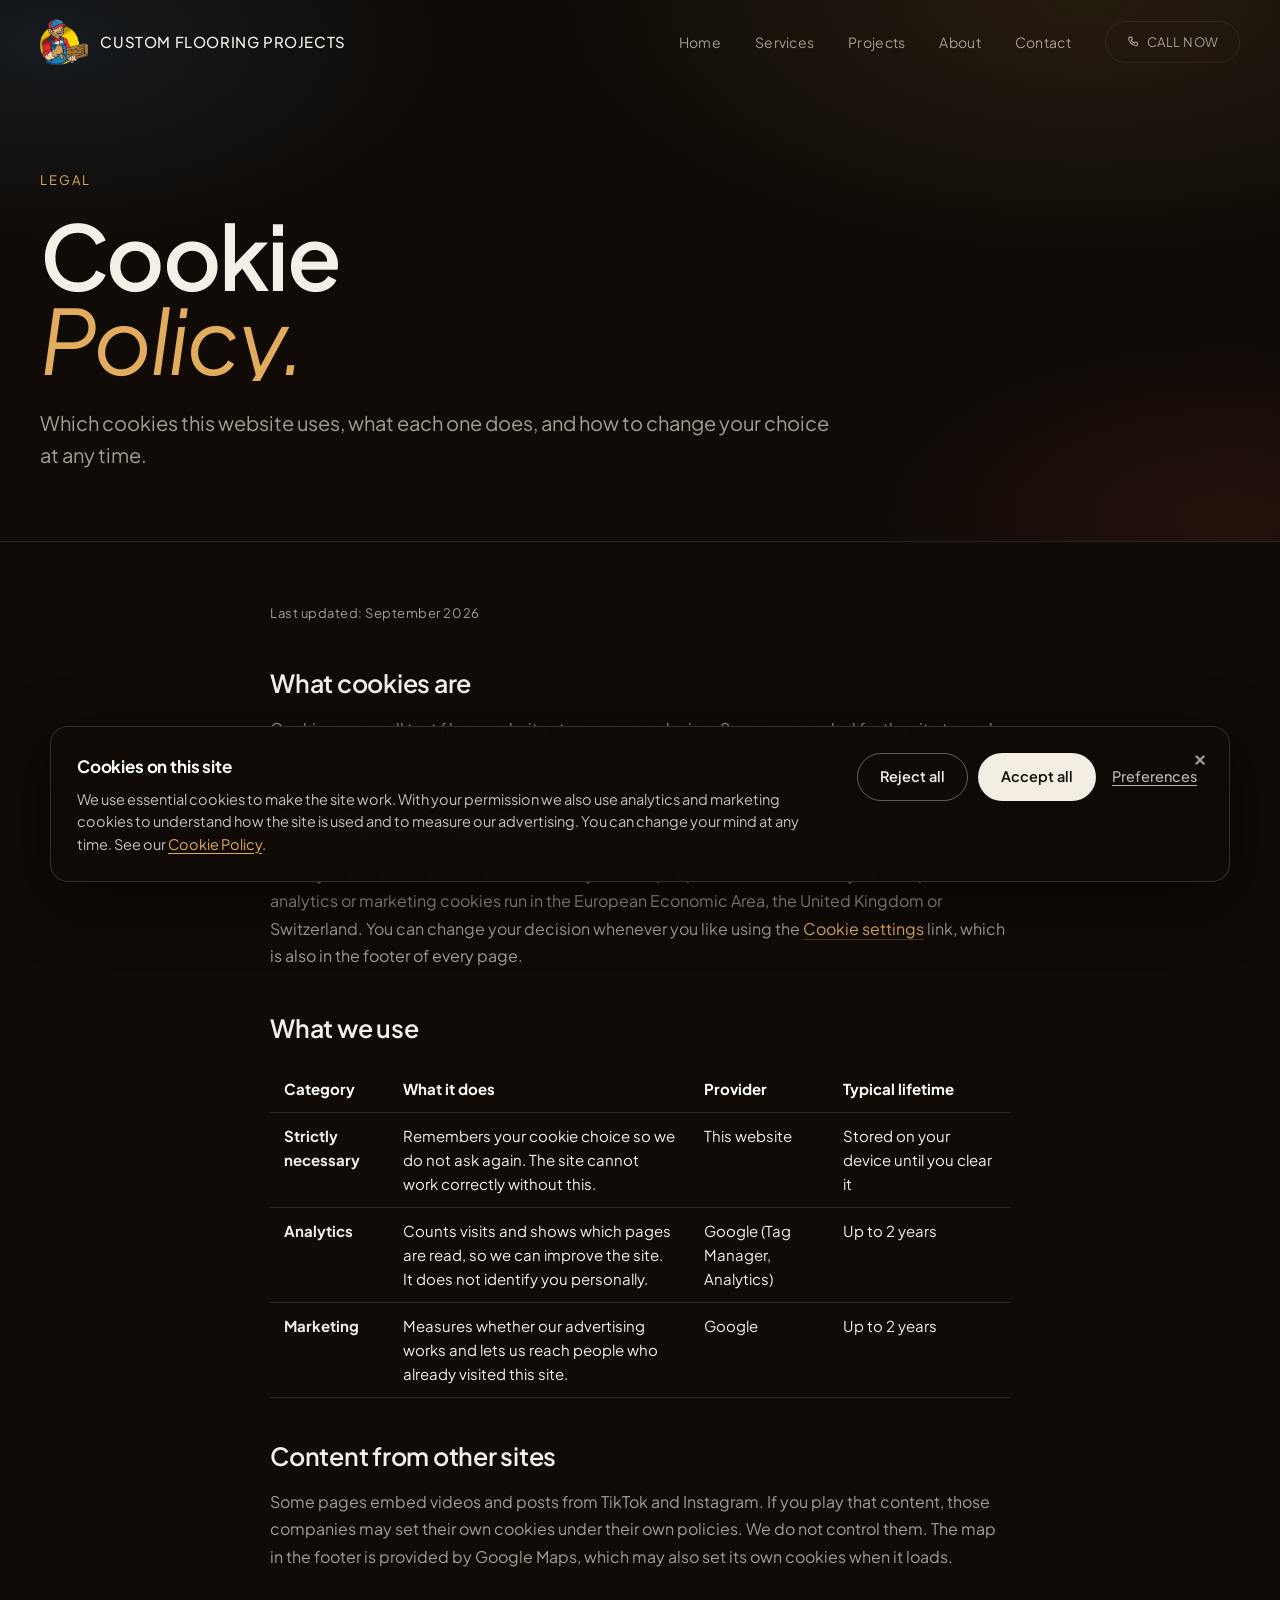
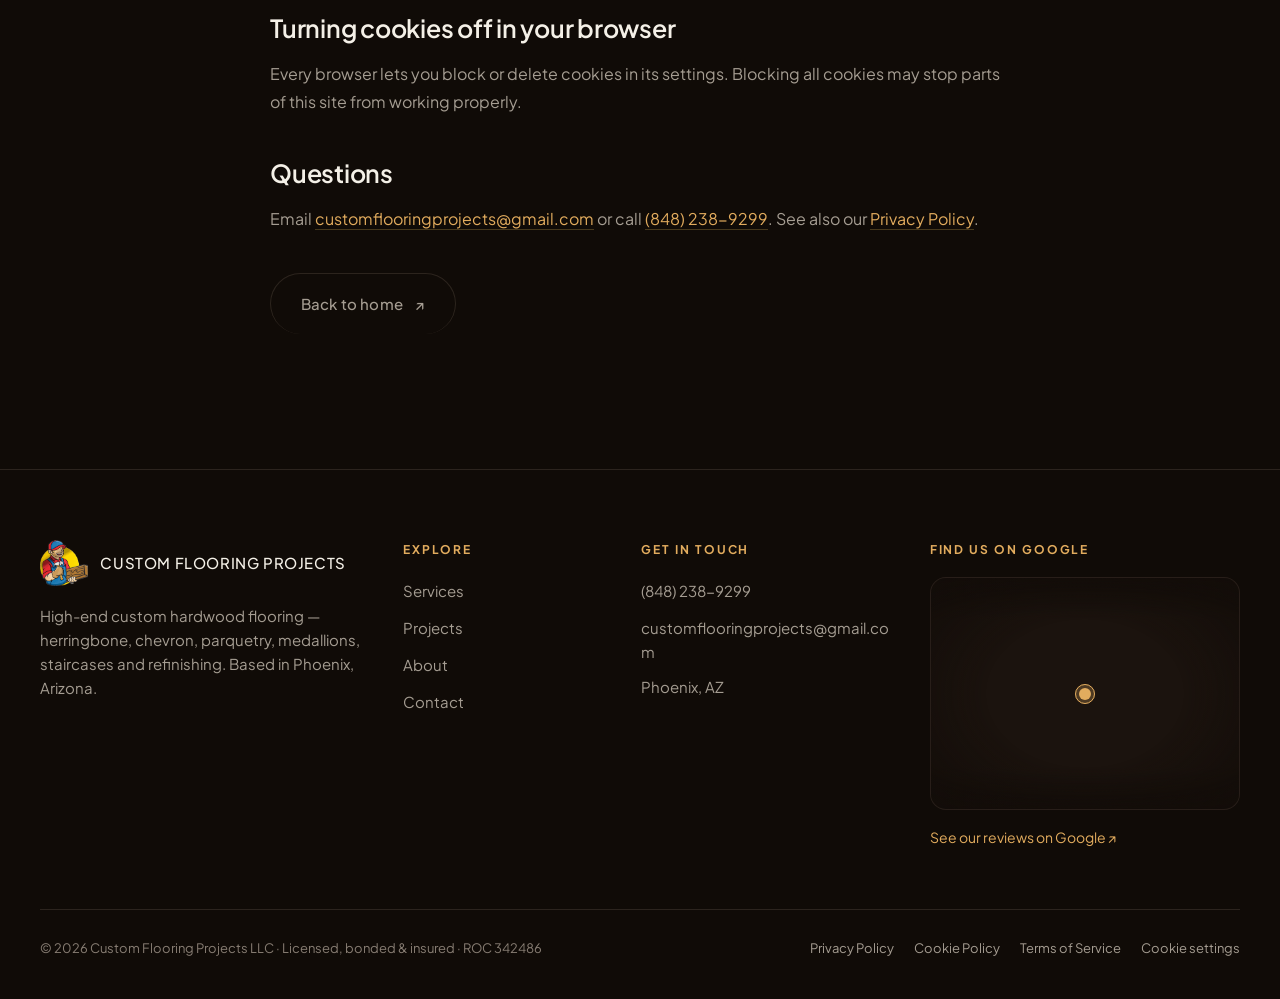
<file: cookies.html>
<!DOCTYPE html>
<html lang="en">
<head>
<meta charset="UTF-8">
<meta name="viewport" content="width=device-width, initial-scale=1.0">
<!-- Consent Mode v2 — stari implicite, TREBUIE sa ruleze inaintea GTM -->
<script>
window.dataLayer=window.dataLayer||[];function gtag(){dataLayer.push(arguments);}
/* In SEE, UK si Elvetia totul e refuzat pana la accept (prior blocking). */
gtag('consent','default',{'ad_storage':'denied','analytics_storage':'denied','ad_user_data':'denied','ad_personalization':'denied','region':['EEA','GB','CH'],'wait_for_update':500});
/* In rest (clientii lui din Arizona) masurarea merge implicit; bannerul ramane si permite refuzul. */
gtag('consent','default',{'ad_storage':'granted','analytics_storage':'granted','ad_user_data':'granted','ad_personalization':'granted'});
/* Alegerea salvata anterior bate valorile implicite. */
try{var _c=localStorage.getItem('cfp_consent_v1');if(_c){gtag('consent','update',JSON.parse(_c));}}catch(e){}
</script>
<!-- End Consent Mode v2 -->
<!-- Google Tag Manager -->
<script>window.dataLayer=window.dataLayer||[];(function(w,d,s,l,i){w[l]=w[l]||[];w[l].push({'gtm.start':
new Date().getTime(),event:'gtm.js'});var f=d.getElementsByTagName(s)[0],
j=d.createElement(s),dl=l!='dataLayer'?'&l='+l:'';j.async=true;j.src=
'https://www.googletagmanager.com/gtm.js?id='+i+dl;f.parentNode.insertBefore(j,f);
})(window,document,'script','dataLayer','GTM-WPMJ2SGG');</script>
<!-- End Google Tag Manager -->
<title>Cookie Policy — Custom Flooring Projects</title>
<meta name="description" content="Cookie Policy for Custom Flooring Projects LLC — which cookies this website uses, what they do, how long they last and how to change your choice.">
<meta name="robots" content="noindex">
<link rel="canonical" href="https://customflooringprojects.com/cookies.html">
<link rel="icon" href="/favicon.ico" sizes="any">
<link rel="icon" type="image/png" sizes="96x96" href="/favicon-96x96.png">
<link rel="icon" type="image/png" sizes="32x32" href="/favicon-32x32.png">
<link rel="icon" type="image/png" sizes="16x16" href="/favicon-16x16.png">
<link rel="apple-touch-icon" sizes="180x180" href="/apple-touch-icon.png">
<link rel="manifest" href="/site.webmanifest">
<meta name="theme-color" content="#100B07">
<meta property="og:title" content="Cookie Policy — Custom Flooring Projects">
<meta property="og:description" content="Which cookies this website uses, what they do, how long they last and how to change your choice.">
<meta property="og:type" content="website">
<meta property="og:url" content="https://customflooringprojects.com/cookies.html">
<meta property="og:image" content="https://customflooringprojects.com/og-image.jpg">
<meta property="og:image:width" content="1200">
<meta property="og:image:height" content="630">
<meta property="og:site_name" content="Custom Flooring Projects">
<meta property="og:locale" content="en_US">
<meta name="twitter:card" content="summary_large_image">
<meta name="twitter:title" content="Cookie Policy — Custom Flooring Projects">
<meta name="twitter:description" content="Which cookies this website uses, what they do, how long they last and how to change your choice.">
<meta name="twitter:image" content="https://customflooringprojects.com/og-image.jpg">
<link rel="preconnect" href="https://fonts.googleapis.com">
<link rel="preconnect" href="https://fonts.gstatic.com" crossorigin>
<link href="https://fonts.googleapis.com/css2?family=Plus+Jakarta+Sans:ital,wght@0,400;0,500;0,600;0,700;0,800;1,500;1,600&display=swap" rel="stylesheet">
<link rel="stylesheet" href="css/site.css?v=43">
<style>.cookie-table{width:100%;border-collapse:collapse;margin:18px 0 6px;font-size:15px}.cookie-table th,.cookie-table td{text-align:left;padding:11px 14px;border-bottom:1px solid oklch(1 0 0 / .12);vertical-align:top}.cookie-table th{font-weight:700;color:#fff;white-space:nowrap}.cookie-table td{color:inherit}@media(max-width:680px){.cookie-table,.cookie-table tbody,.cookie-table tr,.cookie-table td{display:block;width:100%}.cookie-table thead{display:none}.cookie-table tr{padding:8px 0;border-bottom:1px solid oklch(1 0 0 / .12)}.cookie-table td{border:0;padding:4px 0}}</style>
</head>
<body>
<!-- Google Tag Manager (noscript) -->
<noscript><iframe src="https://www.googletagmanager.com/ns.html?id=GTM-WPMJ2SGG"
height="0" width="0" style="display:none;visibility:hidden"></iframe></noscript>
<!-- End Google Tag Manager (noscript) -->

<nav id="nav" class="scrolled">
  <div class="wrap">
    <a class="brand" href="index.html"><img class="logo-img" src="assets/logo.png" alt="Custom Flooring Projects logo">Custom Flooring Projects</a>
    <div class="nlinks">
      <a href="index.html">Home</a>
      <a href="services.html">Services</a>
      <a href="gallery.html">Projects</a>
      <a href="about.html">About</a>
      <a href="contact.html">Contact</a>
      <a href="tel:+18482389299" class="ncta"><svg width="14" height="14" viewBox="0 0 24 24" fill="none" stroke="currentColor" stroke-width="2" stroke-linecap="round" stroke-linejoin="round" style="vertical-align:-2px;margin-right:7px"><path d="M6.5 3.5h3l1.5 4-2 1.5a11 11 0 0 0 5 5l1.5-2 4 1.5v3a2 2 0 0 1-2 2A16 16 0 0 1 4.5 5.5a2 2 0 0 1 2-2Z"/></svg>Call now</a>
    </div>
    <button class="burger" aria-label="Open menu"><span></span><span></span><span></span></button>
  </div>
</nav>
<div class="mobile-menu">
  <a href="index.html">Home</a><a href="services.html">Services</a><a href="gallery.html">Projects</a><a href="about.html">About</a><a href="contact.html">Contact</a>
  <div class="mm-contact">Arizona · nationwide for exceptional projects<br><a href="tel:+18482389299">(848) 238-9299</a></div>
</div>

<header class="phero">
  <div class="wrap">
    <div class="crumb">Legal</div>
    <h1><span class="ln"><span>Cookie</span></span> <span class="ln"><span><em>Policy.</em></span></span></h1>
    <p>Which cookies this website uses, what each one does, and how to change your choice at any time.</p>
  </div>
</header>

<section class="pad" style="padding-top:clamp(30px,5vw,60px)">
  <div class="wrap legal-doc">
        <p class="legal-updated">Last updated: September 2026</p>

    <h2>What cookies are</h2>
    <p>Cookies are small text files a website stores on your device. Some are needed for the site to work at all; others are optional and only run if you allow them.</p>

    <h2>Your choice comes first</h2>
    <p>When you first visit, a banner asks whether you accept optional cookies. Until you accept, no analytics or marketing cookies run in the European Economic Area, the United Kingdom or Switzerland. You can change your decision whenever you like using the <a href="#" data-cookie-settings>Cookie settings</a> link, which is also in the footer of every page.</p>

    <h2>What we use</h2>
    <table class="cookie-table">
      <thead><tr><th>Category</th><th>What it does</th><th>Provider</th><th>Typical lifetime</th></tr></thead>
      <tbody>
        <tr><td><b>Strictly necessary</b></td><td>Remembers your cookie choice so we do not ask again. The site cannot work correctly without this.</td><td>This website</td><td>Stored on your device until you clear it</td></tr>
        <tr><td><b>Analytics</b></td><td>Counts visits and shows which pages are read, so we can improve the site. It does not identify you personally.</td><td>Google (Tag Manager, Analytics)</td><td>Up to 2 years</td></tr>
        <tr><td><b>Marketing</b></td><td>Measures whether our advertising works and lets us reach people who already visited this site.</td><td>Google</td><td>Up to 2 years</td></tr>
      </tbody>
    </table>

    <h2>Content from other sites</h2>
    <p>Some pages embed videos and posts from TikTok and Instagram. If you play that content, those companies may set their own cookies under their own policies. We do not control them. The map in the footer is provided by Google Maps, which may also set its own cookies when it loads.</p>

    <h2>Turning cookies off in your browser</h2>
    <p>Every browser lets you block or delete cookies in its settings. Blocking all cookies may stop parts of this site from working properly.</p>

    <h2>Questions</h2>
    <p>Email <a href="mailto:customflooringprojects@gmail.com">customflooringprojects@gmail.com</a> or call <a href="tel:+18482389299">(848) 238-9299</a>. See also our <a href="privacy.html">Privacy Policy</a>.</p>


    <p style="margin-top:40px"><a class="btn btn-ghost" href="index.html" data-cursor><span>Back to home</span><span class="ar" aria-hidden="true">↗</span></a></p>
  </div>
</section>

<footer>
  <div class="wrap">
    <div class="fgrid">
      <div class="fbrand">
        <a class="brand" href="index.html"><img class="logo-img" src="assets/logo.png" alt="Custom Flooring Projects logo">Custom Flooring Projects</a>
        <p>High-end custom hardwood flooring — herringbone, chevron, parquetry, medallions, staircases and refinishing. Based in Phoenix, Arizona.</p>
      </div>
      <div class="fcol"><h3>Explore</h3><a href="services.html">Services</a><a href="gallery.html">Projects</a><a href="about.html">About</a><a href="contact.html">Contact</a></div>
      <div class="fcol"><h3>Get in touch</h3><a href="tel:+18482389299">(848) 238-9299</a><a href="mailto:customflooringprojects@gmail.com">customflooringprojects@gmail.com</a><p>Phoenix, AZ</p></div>
      <div class="fcol fmap">
        <h3>Find us on Google</h3>
        <a class="fmap-card" href="https://maps.google.com/?cid=15262587957058646069" target="_blank" rel="noopener" aria-label="Custom Flooring Projects on Google Maps (opens in a new tab)">
          <iframe src="https://www.google.com/maps/embed?pb=!1m18!1m12!1m3!1d160000!2d-112.094617!3d33.485838!2m3!1f0!2f0!3f0!3m2!1i1024!2i768!4f13.1!3m3!1m2!1s0x47972e3bc6f5485b%3A0xd3cf9ae1dda2b035!2sCustom%20Flooring%20Projects!5e0!3m2!1sen!2sus!4v1790784987296!5m2!1sen!2sus" title="Custom Flooring Projects service area on Google Maps" loading="lazy" referrerpolicy="strict-origin-when-cross-origin" tabindex="-1" aria-hidden="true"></iframe>
          <span class="fmap-pin" aria-hidden="true"></span>
        </a>
        <a class="fmap-link" href="https://maps.google.com/?cid=15262587957058646069" target="_blank" rel="noopener">See our reviews on Google <span aria-hidden="true">↗</span></a>
      </div>
    </div>
    <div class="fbot">
      <span>© 2026 Custom Flooring Projects LLC · Licensed, bonded &amp; insured · ROC 342486</span>
      <span class="flegal"><a href="privacy.html">Privacy Policy</a><a href="cookies.html">Cookie Policy</a><a href="terms.html">Terms of Service</a><a href="#" data-cookie-settings>Cookie settings</a></span>
    </div>
  </div>
</footer>

<script src="js/site.js?v=41"></script>
<script src="js/consent.js?v=2" defer></script>
</body>
</html>
</file>
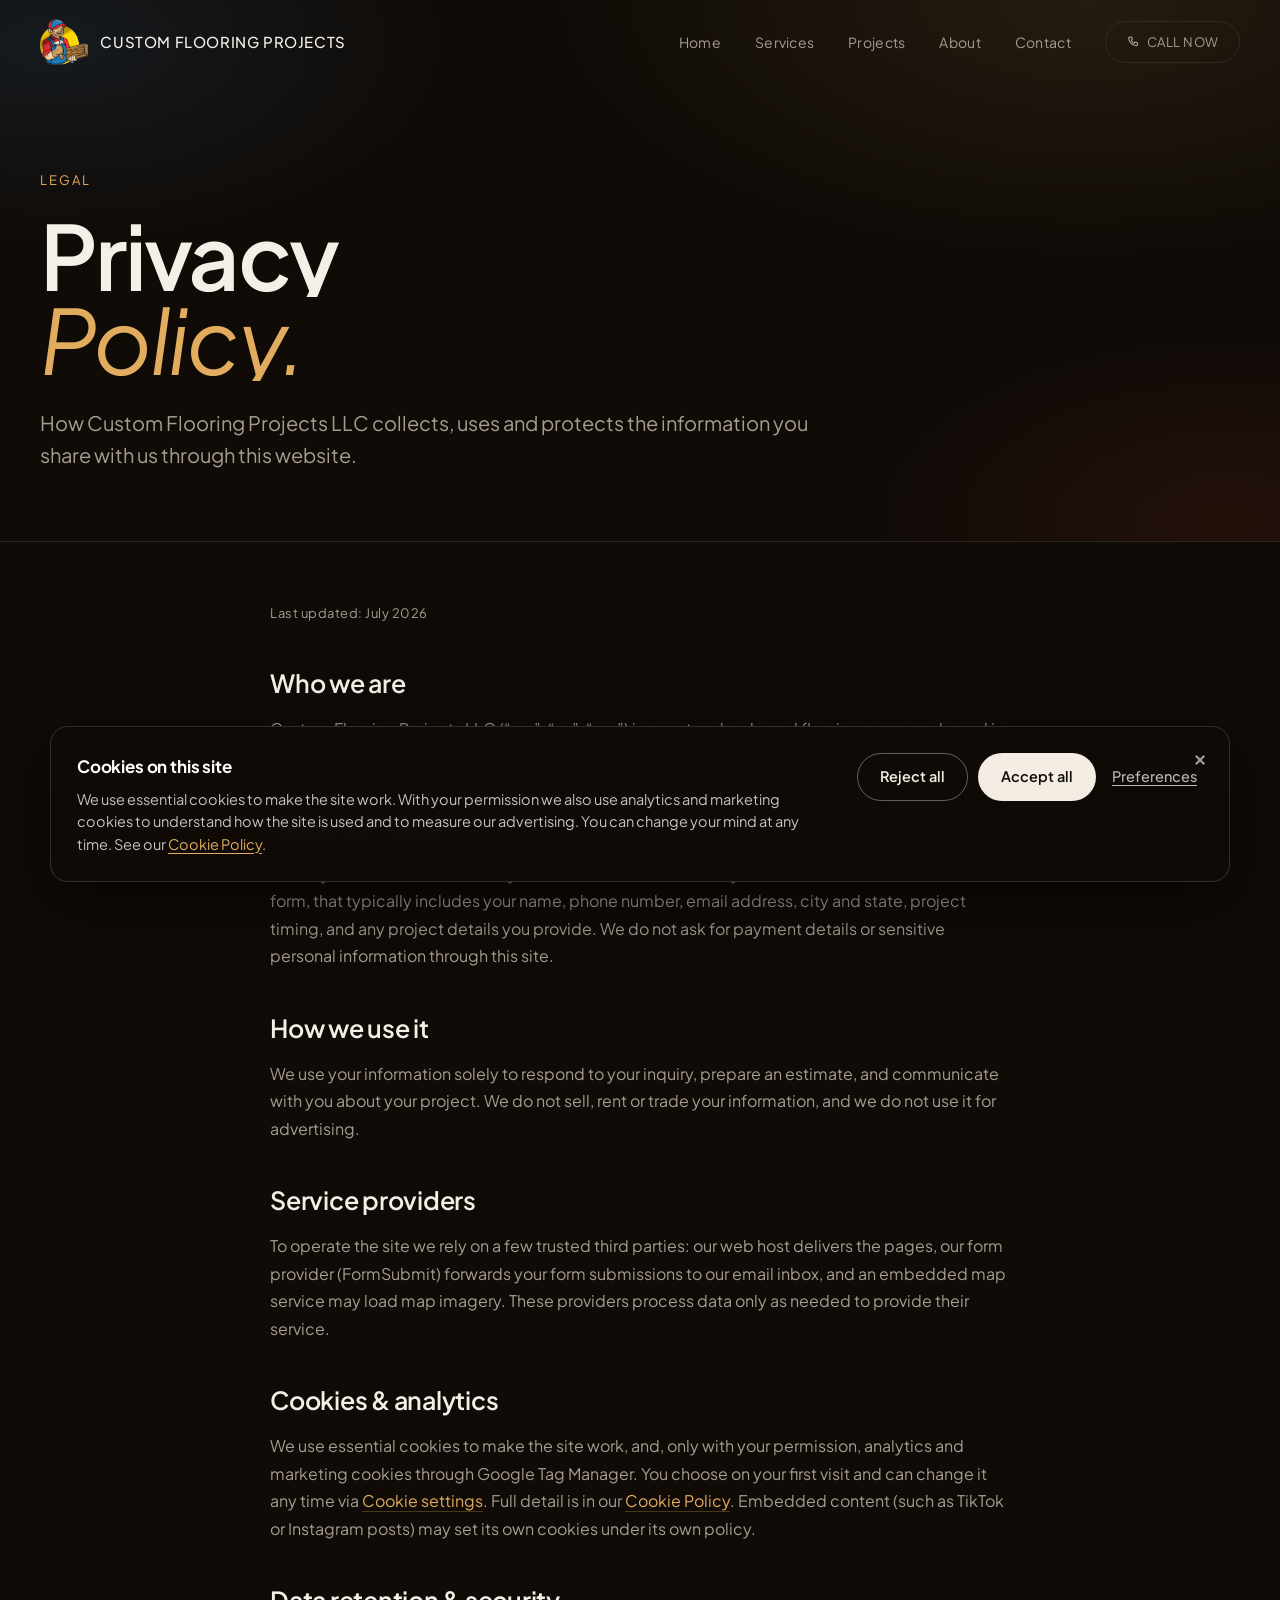
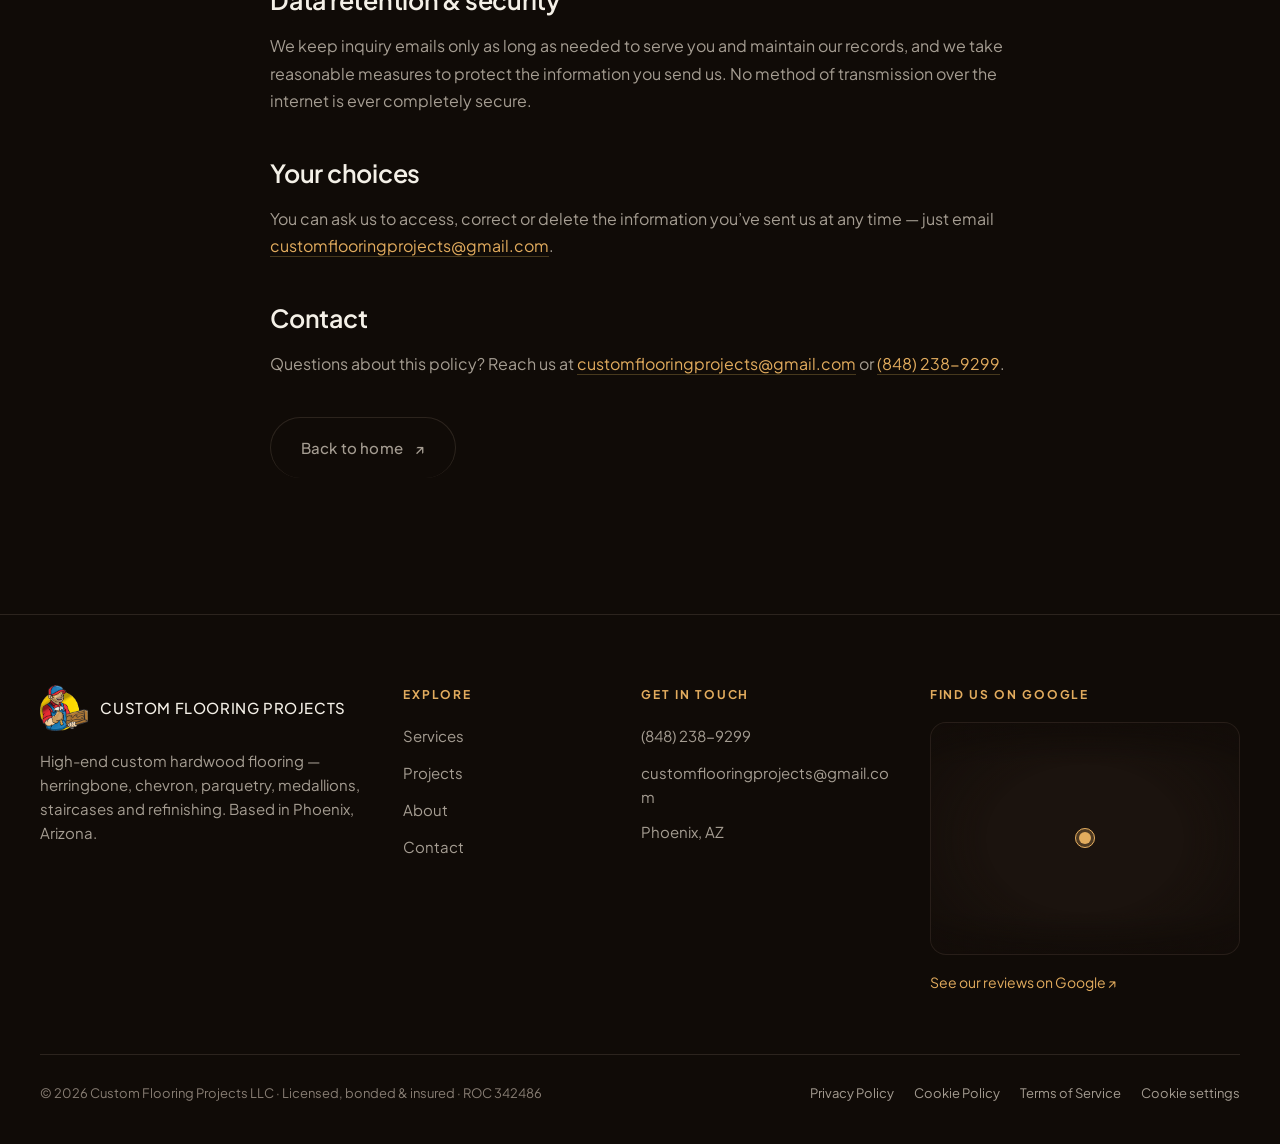
<file: privacy.html>
<!DOCTYPE html>
<html lang="en">
<head>
<meta charset="UTF-8">
<meta name="viewport" content="width=device-width, initial-scale=1.0">
<!-- Consent Mode v2 — stari implicite, TREBUIE sa ruleze inaintea GTM -->
<script>
window.dataLayer=window.dataLayer||[];function gtag(){dataLayer.push(arguments);}
/* In SEE, UK si Elvetia totul e refuzat pana la accept (prior blocking). */
gtag('consent','default',{'ad_storage':'denied','analytics_storage':'denied','ad_user_data':'denied','ad_personalization':'denied','region':['EEA','GB','CH'],'wait_for_update':500});
/* In rest (clientii lui din Arizona) masurarea merge implicit; bannerul ramane si permite refuzul. */
gtag('consent','default',{'ad_storage':'granted','analytics_storage':'granted','ad_user_data':'granted','ad_personalization':'granted'});
/* Alegerea salvata anterior bate valorile implicite. */
try{var _c=localStorage.getItem('cfp_consent_v1');if(_c){gtag('consent','update',JSON.parse(_c));}}catch(e){}
</script>
<!-- End Consent Mode v2 -->
<!-- Google Tag Manager -->
<script>window.dataLayer=window.dataLayer||[];(function(w,d,s,l,i){w[l]=w[l]||[];w[l].push({'gtm.start':
new Date().getTime(),event:'gtm.js'});var f=d.getElementsByTagName(s)[0],
j=d.createElement(s),dl=l!='dataLayer'?'&l='+l:'';j.async=true;j.src=
'https://www.googletagmanager.com/gtm.js?id='+i+dl;f.parentNode.insertBefore(j,f);
})(window,document,'script','dataLayer','GTM-WPMJ2SGG');</script>
<!-- End Google Tag Manager -->
<title>Privacy Policy — Custom Flooring Projects</title>
<meta name="description" content="Privacy Policy for Custom Flooring Projects LLC — how we collect, use and protect the information you send through our website.">
<meta name="robots" content="noindex">
<link rel="canonical" href="https://customflooringprojects.com/privacy.html">
<link rel="icon" href="/favicon.ico" sizes="any">
<link rel="icon" type="image/png" sizes="96x96" href="/favicon-96x96.png">
<link rel="icon" type="image/png" sizes="32x32" href="/favicon-32x32.png">
<link rel="icon" type="image/png" sizes="16x16" href="/favicon-16x16.png">
<link rel="apple-touch-icon" sizes="180x180" href="/apple-touch-icon.png">
<link rel="manifest" href="/site.webmanifest">
<meta name="theme-color" content="#100B07">
<meta property="og:title" content="Privacy Policy — Custom Flooring Projects">
<meta property="og:description" content="Privacy Policy for Custom Flooring Projects LLC — how we collect, use and protect the information you send through our website.">
<meta property="og:type" content="website">
<meta property="og:url" content="https://customflooringprojects.com/privacy.html">
<meta property="og:image" content="https://customflooringprojects.com/og-image.jpg">
<meta property="og:image:width" content="1200">
<meta property="og:image:height" content="630">
<meta property="og:site_name" content="Custom Flooring Projects">
<meta property="og:locale" content="en_US">
<meta name="twitter:card" content="summary_large_image">
<meta name="twitter:title" content="Privacy Policy — Custom Flooring Projects">
<meta name="twitter:description" content="Privacy Policy for Custom Flooring Projects LLC — how we collect, use and protect the information you send through our website.">
<meta name="twitter:image" content="https://customflooringprojects.com/og-image.jpg">
<link rel="preconnect" href="https://fonts.googleapis.com">
<link rel="preconnect" href="https://fonts.gstatic.com" crossorigin>
<link href="https://fonts.googleapis.com/css2?family=Plus+Jakarta+Sans:ital,wght@0,400;0,500;0,600;0,700;0,800;1,500;1,600&display=swap" rel="stylesheet">
<link rel="stylesheet" href="css/site.css?v=43">
</head>
<body>
<!-- Google Tag Manager (noscript) -->
<noscript><iframe src="https://www.googletagmanager.com/ns.html?id=GTM-WPMJ2SGG"
height="0" width="0" style="display:none;visibility:hidden"></iframe></noscript>
<!-- End Google Tag Manager (noscript) -->

<nav id="nav" class="scrolled">
  <div class="wrap">
    <a class="brand" href="index.html"><img class="logo-img" src="assets/logo.png" alt="Custom Flooring Projects logo">Custom Flooring Projects</a>
    <div class="nlinks">
      <a href="index.html">Home</a>
      <a href="services.html">Services</a>
      <a href="gallery.html">Projects</a>
      <a href="about.html">About</a>
      <a href="contact.html">Contact</a>
      <a href="tel:+18482389299" class="ncta"><svg width="14" height="14" viewBox="0 0 24 24" fill="none" stroke="currentColor" stroke-width="2" stroke-linecap="round" stroke-linejoin="round" style="vertical-align:-2px;margin-right:7px"><path d="M6.5 3.5h3l1.5 4-2 1.5a11 11 0 0 0 5 5l1.5-2 4 1.5v3a2 2 0 0 1-2 2A16 16 0 0 1 4.5 5.5a2 2 0 0 1 2-2Z"/></svg>Call now</a>
    </div>
    <button class="burger" aria-label="Open menu"><span></span><span></span><span></span></button>
  </div>
</nav>
<div class="mobile-menu">
  <a href="index.html">Home</a><a href="services.html">Services</a><a href="gallery.html">Projects</a><a href="about.html">About</a><a href="contact.html">Contact</a>
  <div class="mm-contact">Arizona · nationwide for exceptional projects<br><a href="tel:+18482389299">(848) 238-9299</a></div>
</div>

<header class="phero">
  <div class="wrap">
    <div class="crumb">Legal</div>
    <h1><span class="ln"><span>Privacy</span></span> <span class="ln"><span><em>Policy.</em></span></span></h1>
    <p>How Custom Flooring Projects LLC collects, uses and protects the information you share with us through this website.</p>
  </div>
</header>

<section class="pad" style="padding-top:clamp(30px,5vw,60px)">
  <div class="wrap legal-doc">
    <p class="legal-updated">Last updated: July 2026</p>

    <h2>Who we are</h2>
    <p>Custom Flooring Projects LLC (“we”, “us”, “our”) is a custom hardwood flooring company based in Phoenix, Arizona. This policy applies to information collected through our website.</p>

    <h2>What we collect</h2>
    <p>We only collect the information you choose to send us. When you submit our estimate or contact form, that typically includes your name, phone number, email address, city and state, project timing, and any project details you provide. We do not ask for payment details or sensitive personal information through this site.</p>

    <h2>How we use it</h2>
    <p>We use your information solely to respond to your inquiry, prepare an estimate, and communicate with you about your project. We do not sell, rent or trade your information, and we do not use it for advertising.</p>

    <h2>Service providers</h2>
    <p>To operate the site we rely on a few trusted third parties: our web host delivers the pages, our form provider (FormSubmit) forwards your form submissions to our email inbox, and an embedded map service may load map imagery. These providers process data only as needed to provide their service.</p>

    <h2>Cookies &amp; analytics</h2>
    <p>We use essential cookies to make the site work, and, only with your permission, analytics and marketing cookies through Google Tag Manager. You choose on your first visit and can change it any time via <a href="#" data-cookie-settings>Cookie settings</a>. Full detail is in our <a href="cookies.html">Cookie Policy</a>. Embedded content (such as TikTok or Instagram posts) may set its own cookies under its own policy.</p>

    <h2>Data retention &amp; security</h2>
    <p>We keep inquiry emails only as long as needed to serve you and maintain our records, and we take reasonable measures to protect the information you send us. No method of transmission over the internet is ever completely secure.</p>

    <h2>Your choices</h2>
    <p>You can ask us to access, correct or delete the information you’ve sent us at any time — just email <a href="mailto:customflooringprojects@gmail.com">customflooringprojects@gmail.com</a>.</p>

    <h2>Contact</h2>
    <p>Questions about this policy? Reach us at <a href="mailto:customflooringprojects@gmail.com">customflooringprojects@gmail.com</a> or <a href="tel:+18482389299">(848) 238-9299</a>.</p>

    <p style="margin-top:40px"><a class="btn btn-ghost" href="index.html" data-cursor><span>Back to home</span><span class="ar" aria-hidden="true">↗</span></a></p>
  </div>
</section>

<footer>
  <div class="wrap">
    <div class="fgrid">
      <div class="fbrand">
        <a class="brand" href="index.html"><img class="logo-img" src="assets/logo.png" alt="Custom Flooring Projects logo">Custom Flooring Projects</a>
        <p>High-end custom hardwood flooring — herringbone, chevron, parquetry, medallions, staircases and refinishing. Based in Phoenix, Arizona.</p>
      </div>
      <div class="fcol"><h3>Explore</h3><a href="services.html">Services</a><a href="gallery.html">Projects</a><a href="about.html">About</a><a href="contact.html">Contact</a></div>
      <div class="fcol"><h3>Get in touch</h3><a href="tel:+18482389299">(848) 238-9299</a><a href="mailto:customflooringprojects@gmail.com">customflooringprojects@gmail.com</a><p>Phoenix, AZ</p></div>
      <div class="fcol fmap">
        <h3>Find us on Google</h3>
        <a class="fmap-card" href="https://maps.google.com/?cid=15262587957058646069" target="_blank" rel="noopener" aria-label="Custom Flooring Projects on Google Maps (opens in a new tab)">
          <iframe src="https://www.google.com/maps/embed?pb=!1m18!1m12!1m3!1d160000!2d-112.094617!3d33.485838!2m3!1f0!2f0!3f0!3m2!1i1024!2i768!4f13.1!3m3!1m2!1s0x47972e3bc6f5485b%3A0xd3cf9ae1dda2b035!2sCustom%20Flooring%20Projects!5e0!3m2!1sen!2sus!4v1790784987296!5m2!1sen!2sus" title="Custom Flooring Projects service area on Google Maps" loading="lazy" referrerpolicy="strict-origin-when-cross-origin" tabindex="-1" aria-hidden="true"></iframe>
          <span class="fmap-pin" aria-hidden="true"></span>
        </a>
        <a class="fmap-link" href="https://maps.google.com/?cid=15262587957058646069" target="_blank" rel="noopener">See our reviews on Google <span aria-hidden="true">↗</span></a>
      </div>
    </div>
    <div class="fbot">
      <span>© 2026 Custom Flooring Projects LLC · Licensed, bonded &amp; insured · ROC 342486</span>
      <span class="flegal"><a href="privacy.html">Privacy Policy</a><a href="cookies.html">Cookie Policy</a><a href="terms.html">Terms of Service</a><a href="#" data-cookie-settings>Cookie settings</a></span>
    </div>
  </div>
</footer>

<script src="js/site.js?v=41"></script>
<script src="js/consent.js?v=2" defer></script>
</body>
</html>
</file>
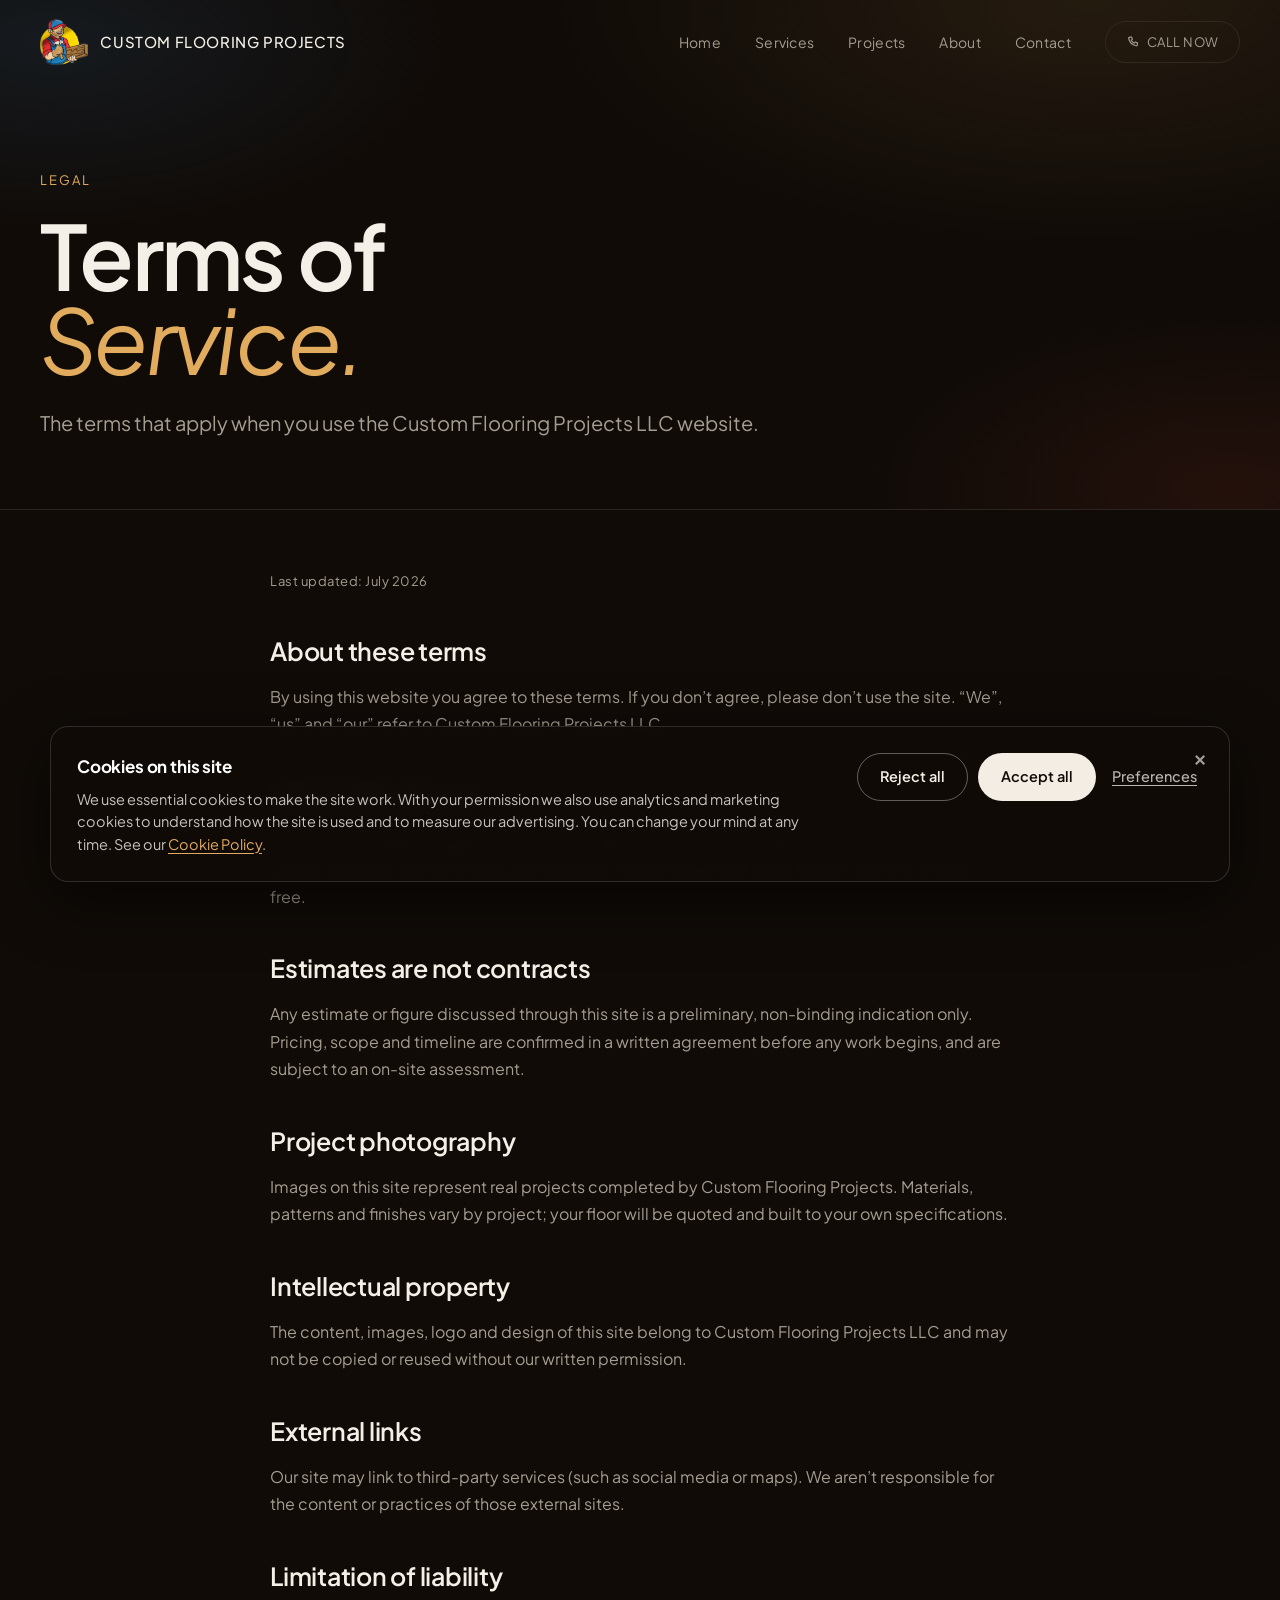
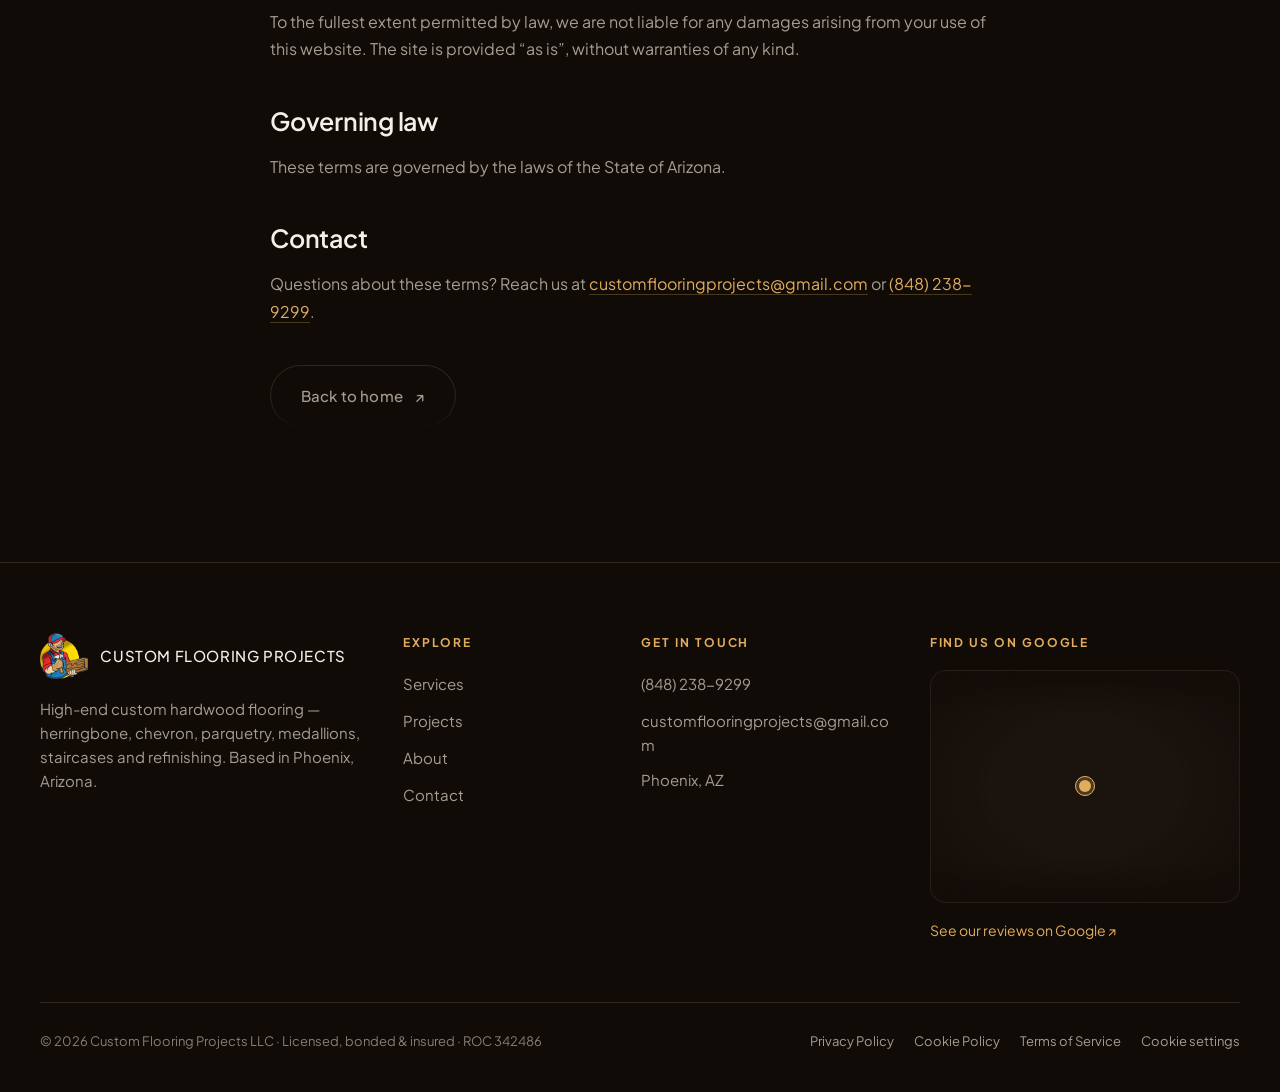
<file: terms.html>
<!DOCTYPE html>
<html lang="en">
<head>
<meta charset="UTF-8">
<meta name="viewport" content="width=device-width, initial-scale=1.0">
<!-- Consent Mode v2 — stari implicite, TREBUIE sa ruleze inaintea GTM -->
<script>
window.dataLayer=window.dataLayer||[];function gtag(){dataLayer.push(arguments);}
/* In SEE, UK si Elvetia totul e refuzat pana la accept (prior blocking). */
gtag('consent','default',{'ad_storage':'denied','analytics_storage':'denied','ad_user_data':'denied','ad_personalization':'denied','region':['EEA','GB','CH'],'wait_for_update':500});
/* In rest (clientii lui din Arizona) masurarea merge implicit; bannerul ramane si permite refuzul. */
gtag('consent','default',{'ad_storage':'granted','analytics_storage':'granted','ad_user_data':'granted','ad_personalization':'granted'});
/* Alegerea salvata anterior bate valorile implicite. */
try{var _c=localStorage.getItem('cfp_consent_v1');if(_c){gtag('consent','update',JSON.parse(_c));}}catch(e){}
</script>
<!-- End Consent Mode v2 -->
<!-- Google Tag Manager -->
<script>window.dataLayer=window.dataLayer||[];(function(w,d,s,l,i){w[l]=w[l]||[];w[l].push({'gtm.start':
new Date().getTime(),event:'gtm.js'});var f=d.getElementsByTagName(s)[0],
j=d.createElement(s),dl=l!='dataLayer'?'&l='+l:'';j.async=true;j.src=
'https://www.googletagmanager.com/gtm.js?id='+i+dl;f.parentNode.insertBefore(j,f);
})(window,document,'script','dataLayer','GTM-WPMJ2SGG');</script>
<!-- End Google Tag Manager -->
<title>Terms of Service | Custom Flooring Projects</title>
<meta name="description" content="Terms of service for the Custom Flooring Projects LLC website: how you may use this site, our estimates, and the limits of our liability.">
<meta name="robots" content="noindex">
<link rel="canonical" href="https://customflooringprojects.com/terms.html">
<link rel="icon" href="/favicon.ico" sizes="any">
<link rel="icon" type="image/png" sizes="96x96" href="/favicon-96x96.png">
<link rel="icon" type="image/png" sizes="32x32" href="/favicon-32x32.png">
<link rel="icon" type="image/png" sizes="16x16" href="/favicon-16x16.png">
<link rel="apple-touch-icon" sizes="180x180" href="/apple-touch-icon.png">
<link rel="manifest" href="/site.webmanifest">
<meta name="theme-color" content="#100B07">
<meta property="og:title" content="Terms of Service | Custom Flooring Projects">
<meta property="og:description" content="Terms of service for the Custom Flooring Projects LLC website: how you may use this site, our estimates, and the limits of our liability.">
<meta property="og:type" content="website">
<meta property="og:url" content="https://customflooringprojects.com/terms.html">
<meta property="og:image" content="https://customflooringprojects.com/og-image.jpg">
<meta property="og:image:width" content="1200">
<meta property="og:image:height" content="630">
<meta property="og:site_name" content="Custom Flooring Projects">
<meta property="og:locale" content="en_US">
<meta name="twitter:card" content="summary_large_image">
<meta name="twitter:title" content="Terms of Service | Custom Flooring Projects">
<meta name="twitter:description" content="Terms of service for the Custom Flooring Projects LLC website: how you may use this site, our estimates, and the limits of our liability.">
<meta name="twitter:image" content="https://customflooringprojects.com/og-image.jpg">
<link rel="preconnect" href="https://fonts.googleapis.com">
<link rel="preconnect" href="https://fonts.gstatic.com" crossorigin>
<link href="https://fonts.googleapis.com/css2?family=Plus+Jakarta+Sans:ital,wght@0,400;0,500;0,600;0,700;0,800;1,500;1,600&display=swap" rel="stylesheet">
<link rel="stylesheet" href="css/site.css?v=43">
</head>
<body>
<!-- Google Tag Manager (noscript) -->
<noscript><iframe src="https://www.googletagmanager.com/ns.html?id=GTM-WPMJ2SGG"
height="0" width="0" style="display:none;visibility:hidden"></iframe></noscript>
<!-- End Google Tag Manager (noscript) -->

<nav id="nav" class="scrolled">
  <div class="wrap">
    <a class="brand" href="index.html"><img class="logo-img" src="assets/logo.png" alt="Custom Flooring Projects logo">Custom Flooring Projects</a>
    <div class="nlinks">
      <a href="index.html">Home</a>
      <a href="services.html">Services</a>
      <a href="gallery.html">Projects</a>
      <a href="about.html">About</a>
      <a href="contact.html">Contact</a>
      <a href="tel:+18482389299" class="ncta"><svg width="14" height="14" viewBox="0 0 24 24" fill="none" stroke="currentColor" stroke-width="2" stroke-linecap="round" stroke-linejoin="round" style="vertical-align:-2px;margin-right:7px"><path d="M6.5 3.5h3l1.5 4-2 1.5a11 11 0 0 0 5 5l1.5-2 4 1.5v3a2 2 0 0 1-2 2A16 16 0 0 1 4.5 5.5a2 2 0 0 1 2-2Z"/></svg>Call now</a>
    </div>
    <button class="burger" aria-label="Open menu"><span></span><span></span><span></span></button>
  </div>
</nav>
<div class="mobile-menu">
  <a href="index.html">Home</a><a href="services.html">Services</a><a href="gallery.html">Projects</a><a href="about.html">About</a><a href="contact.html">Contact</a>
  <div class="mm-contact">Arizona · nationwide for exceptional projects<br><a href="tel:+18482389299">(848) 238-9299</a></div>
</div>

<header class="phero">
  <div class="wrap">
    <div class="crumb">Legal</div>
    <h1><span class="ln"><span>Terms of</span></span> <span class="ln"><span><em>Service.</em></span></span></h1>
    <p>The terms that apply when you use the Custom Flooring Projects LLC website.</p>
  </div>
</header>

<section class="pad" style="padding-top:clamp(30px,5vw,60px)">
  <div class="wrap legal-doc">
    <p class="legal-updated">Last updated: July 2026</p>

    <h2>About these terms</h2>
    <p>By using this website you agree to these terms. If you don’t agree, please don’t use the site. “We”, “us” and “our” refer to Custom Flooring Projects LLC.</p>

    <h2>Informational use</h2>
    <p>This site is provided for general information about our services and past work. We do our best to keep it accurate and up to date, but we make no guarantee that every detail is current or error-free.</p>

    <h2>Estimates are not contracts</h2>
    <p>Any estimate or figure discussed through this site is a preliminary, non-binding indication only. Pricing, scope and timeline are confirmed in a written agreement before any work begins, and are subject to an on-site assessment.</p>

    <h2>Project photography</h2>
    <p>Images on this site represent real projects completed by Custom Flooring Projects. Materials, patterns and finishes vary by project; your floor will be quoted and built to your own specifications.</p>

    <h2>Intellectual property</h2>
    <p>The content, images, logo and design of this site belong to Custom Flooring Projects LLC and may not be copied or reused without our written permission.</p>

    <h2>External links</h2>
    <p>Our site may link to third-party services (such as social media or maps). We aren’t responsible for the content or practices of those external sites.</p>

    <h2>Limitation of liability</h2>
    <p>To the fullest extent permitted by law, we are not liable for any damages arising from your use of this website. The site is provided “as is”, without warranties of any kind.</p>

    <h2>Governing law</h2>
    <p>These terms are governed by the laws of the State of Arizona.</p>

    <h2>Contact</h2>
    <p>Questions about these terms? Reach us at <a href="mailto:customflooringprojects@gmail.com">customflooringprojects@gmail.com</a> or <a href="tel:+18482389299">(848) 238-9299</a>.</p>

    <p style="margin-top:40px"><a class="btn btn-ghost" href="index.html" data-cursor><span>Back to home</span><span class="ar" aria-hidden="true">↗</span></a></p>
  </div>
</section>

<footer>
  <div class="wrap">
    <div class="fgrid">
      <div class="fbrand">
        <a class="brand" href="index.html"><img class="logo-img" src="assets/logo.png" alt="Custom Flooring Projects logo">Custom Flooring Projects</a>
        <p>High-end custom hardwood flooring — herringbone, chevron, parquetry, medallions, staircases and refinishing. Based in Phoenix, Arizona.</p>
      </div>
      <div class="fcol"><h3>Explore</h3><a href="services.html">Services</a><a href="gallery.html">Projects</a><a href="about.html">About</a><a href="contact.html">Contact</a></div>
      <div class="fcol"><h3>Get in touch</h3><a href="tel:+18482389299">(848) 238-9299</a><a href="mailto:customflooringprojects@gmail.com">customflooringprojects@gmail.com</a><p>Phoenix, AZ</p></div>
      <div class="fcol fmap">
        <h3>Find us on Google</h3>
        <a class="fmap-card" href="https://maps.google.com/?cid=15262587957058646069" target="_blank" rel="noopener" aria-label="Custom Flooring Projects on Google Maps (opens in a new tab)">
          <iframe src="https://www.google.com/maps/embed?pb=!1m18!1m12!1m3!1d160000!2d-112.094617!3d33.485838!2m3!1f0!2f0!3f0!3m2!1i1024!2i768!4f13.1!3m3!1m2!1s0x47972e3bc6f5485b%3A0xd3cf9ae1dda2b035!2sCustom%20Flooring%20Projects!5e0!3m2!1sen!2sus!4v1790784987296!5m2!1sen!2sus" title="Custom Flooring Projects service area on Google Maps" loading="lazy" referrerpolicy="strict-origin-when-cross-origin" tabindex="-1" aria-hidden="true"></iframe>
          <span class="fmap-pin" aria-hidden="true"></span>
        </a>
        <a class="fmap-link" href="https://maps.google.com/?cid=15262587957058646069" target="_blank" rel="noopener">See our reviews on Google <span aria-hidden="true">↗</span></a>
      </div>
    </div>
    <div class="fbot">
      <span>© 2026 Custom Flooring Projects LLC · Licensed, bonded &amp; insured · ROC 342486</span>
      <span class="flegal"><a href="privacy.html">Privacy Policy</a><a href="cookies.html">Cookie Policy</a><a href="terms.html">Terms of Service</a><a href="#" data-cookie-settings>Cookie settings</a></span>
    </div>
  </div>
</footer>

<script src="js/site.js?v=41"></script>
<script src="js/consent.js?v=2" defer></script>
</body>
</html>
</file>
<file: css/site.css>
/* Custom Flooring Projects — shared design system */
:root{
  --bg:oklch(0.155 0.012 58);
  --bg-2:oklch(0.195 0.016 58);
  --panel:oklch(0.225 0.018 58);
  --cream:oklch(0.955 0.013 85);
  --muted:oklch(0.70 0.018 75);
  --faint:oklch(0.595 0.02 65);
  --gold:oklch(0.78 0.115 75);
  --gold-deep:oklch(0.60 0.10 68);
  --brass:oklch(0.72 0.085 72);
  --clay:oklch(0.585 0.185 30);
  --steel:oklch(0.62 0.13 250);
  --sun:oklch(0.84 0.155 92);
  --line:oklch(0.34 0.02 60 / .6);
  --line-soft:oklch(0.34 0.02 60 / .35);
  --e-out:cubic-bezier(0.16,1,0.3,1);
  --e-io:cubic-bezier(0.76,0,0.24,1);
  --maxw:1280px;
}
*{margin:0;padding:0;box-sizing:border-box}
html{-webkit-font-smoothing:antialiased;scroll-behavior:smooth}
body{background:var(--bg);color:var(--cream);font-family:"Plus Jakarta Sans",system-ui,sans-serif;line-height:1.6;overflow-x:hidden}
a{color:inherit;text-decoration:none}
img{display:block;max-width:100%}
.serif{font-family:"Plus Jakarta Sans",system-ui,sans-serif}
.wrap{max-width:var(--maxw);margin:0 auto;padding:0 40px}
::selection{background:var(--gold);color:var(--bg)}

/* cursor */
.cur,.cur-d{display:none}
.cur{width:40px;height:40px;border:1px solid oklch(0.9 0 0);margin:-20px 0 0 -20px;transition:width .3s var(--e-out),height .3s var(--e-out),margin .3s var(--e-out),background .3s var(--e-out)}
.cur-d{width:6px;height:6px;background:oklch(0.95 0 0);margin:-3px 0 0 -3px}
.cur.grow{width:74px;height:74px;margin:-37px 0 0 -37px;background:oklch(0.9 0 0)}
@media (hover:none),(pointer:coarse){.cur,.cur-d{display:none}}

/* nav */
nav{position:fixed;top:0;left:0;right:0;z-index:200;transition:background .4s var(--e-out),border-color .4s,padding .4s var(--e-out)}
nav.scrolled{background:color-mix(in oklch,var(--bg) 72%,transparent);backdrop-filter:blur(14px);border-bottom:1px solid var(--line)}
nav .wrap{display:flex;align-items:center;justify-content:space-between;height:84px;transition:height .4s var(--e-out)}
nav.scrolled .wrap{height:68px}
.brand{display:flex;align-items:center;gap:12px;font-weight:500;font-size:15px;letter-spacing:.04em;text-transform:uppercase}
.logo-img{height:46px;width:auto;object-fit:contain;flex:none}
.nlinks{display:flex;gap:34px;font-size:14px;color:var(--muted);letter-spacing:.02em;align-items:center}
.nlinks a{position:relative;transition:color .3s var(--e-out)}
.nlinks a::after{content:"";position:absolute;left:0;bottom:-5px;width:0;height:1px;background:var(--gold);transition:width .35s var(--e-out)}
.nlinks a:hover,.nlinks a.active{color:var(--cream)} .nlinks a:hover::after,.nlinks a.active::after{width:100%}
.ncta{border:1px solid var(--line);padding:10px 20px;border-radius:100px;font-size:13px;letter-spacing:.04em;text-transform:uppercase;transition:.35s var(--e-out)}
.ncta:hover{background:var(--gold);color:var(--bg);border-color:var(--gold)}
.burger{display:none;flex-direction:column;gap:5px;background:none;border:0;cursor:pointer;padding:8px}
.burger span{width:24px;height:2px;background:var(--cream);transition:.3s var(--e-out)}
.menu-open .burger span:nth-child(1){transform:translateY(7px) rotate(45deg)}
.menu-open .burger span:nth-child(2){opacity:0}
.menu-open .burger span:nth-child(3){transform:translateY(-7px) rotate(-45deg)}

/* mobile menu */
.mobile-menu{position:fixed;inset:0;z-index:190;background:var(--bg);display:flex;flex-direction:column;justify-content:center;padding:96px 34px 44px;opacity:0;visibility:hidden;transform:translateY(-12px);transition:opacity .4s var(--e-out),transform .4s var(--e-out),visibility .4s}
.menu-open .mobile-menu{opacity:1;visibility:visible;transform:none}
.mobile-menu a{display:flex;align-items:center;justify-content:space-between;font-family:"Plus Jakarta Sans",sans-serif;font-weight:500;font-size:clamp(20px,5.5vw,27px);letter-spacing:-.01em;padding:17px 2px;color:var(--cream);border-bottom:1px solid var(--line-soft);transition:color .25s var(--e-out)}
.mobile-menu a::after{content:"↗";font-size:.62em;color:var(--gold);opacity:.6;transition:transform .25s var(--e-out),opacity .25s}
.mobile-menu a:hover,.mobile-menu a:active{color:var(--gold)}
.mobile-menu a:hover::after{opacity:1;transform:translateX(3px)}
.mobile-menu .mm-contact{margin-top:30px;font-size:14px;line-height:1.6;color:var(--muted);letter-spacing:.01em}
.mobile-menu .mm-contact a{font-size:14px;color:var(--gold);border:0;padding:0;display:inline}
.mobile-menu .mm-contact a::after{content:none}

/* buttons */
.btn{position:relative;display:inline-flex;align-items:center;gap:12px;background:var(--cream);color:var(--bg);
  padding:17px 30px;border-radius:100px;font-size:15px;font-weight:500;letter-spacing:.01em;overflow:hidden;will-change:transform;cursor:pointer;border:0}
.btn span{position:relative;z-index:2;transition:color .4s var(--e-out)}
.btn::before{content:"";position:absolute;inset:0;background:var(--gold);transform:translateY(101%);border-radius:100px;transition:transform .5s var(--e-out)}
.btn:hover::before{transform:translateY(0)}
.btn .ar{transition:transform .4s var(--e-out)} .btn:hover .ar{transform:translate(4px,-4px)}
.btn-ghost{background:transparent;color:var(--cream);border:1px solid var(--line)}
.btn-ghost::before{background:var(--cream)}
.btn-ghost:hover span{color:var(--bg)}

/* hero (home) */
.hero{position:relative;min-height:100svh;display:flex;flex-direction:column;justify-content:center;padding:120px 0 60px;overflow:hidden}
.hero-photo{position:absolute;inset:0;z-index:0;background-size:cover;background-position:center}
.hero-video{position:absolute;inset:0;width:100%;height:100%;object-fit:cover;z-index:1}
.hero-veil{position:absolute;inset:0;z-index:2;background:linear-gradient(to bottom, oklch(0.14 0.012 58 / .62) 0%, oklch(0.14 0.012 58 / .4) 40%, oklch(0.14 0.012 58 / .9) 100%)}
.hero-bg{position:absolute;inset:0;z-index:3;background:radial-gradient(80% 60% at 75% 15%, oklch(0.78 0.115 75 / .14), transparent 60%),radial-gradient(50% 55% at 6% 16%, oklch(0.62 0.13 250 / .12), transparent 62%),radial-gradient(48% 52% at 94% 90%, oklch(0.585 0.185 30 / .10), transparent 60%),radial-gradient(70% 70% at 12% 95%, oklch(0.30 0.02 60 / .4), transparent 55%)}
.grain{position:absolute;inset:0;z-index:4;opacity:.5;pointer-events:none;background-image:radial-gradient(oklch(1 0 0 / .04) 1px, transparent 1px);background-size:3px 3px}
.hero .wrap{position:relative;z-index:5}
.hero h1{font-size:clamp(34px,6.3vw,82px);line-height:1.04;text-wrap:balance;text-shadow:0 2px 30px oklch(0.1 0.012 60 / .55)}
.hero .htop p,.hero .tagline{text-shadow:0 1px 18px oklch(0.1 0.012 60 / .5)}
.htop{display:flex;justify-content:space-between;align-items:flex-start;gap:48px;margin-bottom:clamp(28px,4vw,48px);padding-bottom:26px;border-bottom:1px solid var(--line-soft);flex-wrap:wrap}
.tagline{font-size:13px;letter-spacing:.2em;text-transform:uppercase;color:var(--gold);white-space:nowrap;padding-top:4px}
.htop p{max-width:42ch;color:var(--muted);font-size:clamp(15px,1.3vw,17px);line-height:1.55;text-align:right;margin-left:auto}
h1{font-family:"Plus Jakarta Sans",sans-serif;font-weight:600;font-size:clamp(44px,8.4vw,128px);line-height:.94;letter-spacing:-.03em}
h1 .ln{display:block;overflow:hidden}
h1 .ln > span{display:block;will-change:transform}
h1 em{font-style:italic;font-weight:400;color:var(--gold)}
.hero-foot{display:flex;justify-content:space-between;align-items:center;margin-top:48px;flex-wrap:wrap;gap:24px}
.hero-actions{display:flex;gap:14px;flex-wrap:wrap;align-items:center}
.scrollcue{display:flex;align-items:center;gap:12px;color:var(--muted);font-size:13px;letter-spacing:.04em}
.scrollcue .bar{width:54px;height:1px;background:var(--line);position:relative;overflow:hidden}
.scrollcue .bar::after{content:"";position:absolute;inset:0;background:var(--gold);transform:translateX(-100%);animation:slide 2.2s var(--e-io) infinite}
@keyframes slide{50%{transform:translateX(0)}100%{transform:translateX(100%)}}

/* page hero (subpages) */
.phero{position:relative;padding:170px 0 70px;border-bottom:1px solid var(--line);overflow:hidden}
.phero::before{content:"";position:absolute;inset:0;z-index:1;background:radial-gradient(70% 80% at 85% 0%, oklch(0.78 0.115 75 / .1), transparent 60%),radial-gradient(50% 60% at 4% 8%, oklch(0.62 0.13 250 / .12), transparent 62%),radial-gradient(48% 58% at 96% 96%, oklch(0.585 0.185 30 / .1), transparent 60%)}
.phero.has-photo{padding-top:190px}
.phero.has-photo .pbg{position:absolute;inset:0;z-index:0;background-size:cover;background-position:center 88%}
.phero.has-photo .pbg::after{content:"";position:absolute;inset:0;background:linear-gradient(to right, oklch(0.14 0.012 58 / .92) 0%, oklch(0.14 0.012 58 / .72) 55%, oklch(0.14 0.012 58 / .55) 100%)}
.phero .wrap{position:relative;z-index:2}
.phero .wrap{position:relative;z-index:2}
.phero .crumb{font-size:13px;letter-spacing:.16em;text-transform:uppercase;color:var(--gold);margin-bottom:22px}
.phero h1{font-size:clamp(40px,7vw,96px)}
.phero p{max-width:54ch;color:var(--muted);font-size:clamp(17px,1.6vw,20px);margin-top:26px;text-wrap:pretty}

/* marquee */
.marq{border-block:1px solid var(--line);padding:26px 0;overflow:hidden;white-space:nowrap;background:var(--bg-2)}
.marq-in{display:inline-flex;gap:54px;align-items:center;animation:marq 32s linear infinite}
.marq span{font-family:"Plus Jakarta Sans",sans-serif;font-style:italic;font-weight:400;font-size:clamp(22px,3vw,34px);color:var(--cream)}
.marq .dot{width:8px;height:8px;border-radius:50%;background:var(--gold);flex:none;opacity:.85}
.marq i.dot:nth-of-type(3n+2){background:var(--steel)}
.marq i.dot:nth-of-type(3n+3){background:var(--clay)}
@keyframes marq{to{transform:translateX(-50%)}}

/* sections */
section{position:relative}
.pad{padding:clamp(64px,9.5vw,128px) 0}
.eyebrow{font-size:12px;letter-spacing:.24em;text-transform:uppercase;color:var(--gold);display:flex;align-items:center;gap:14px;margin-bottom:30px}
.eyebrow::before{content:"";width:38px;height:1px;background:var(--gold-deep)}
.big{font-family:"Plus Jakarta Sans",sans-serif;font-weight:600;font-size:clamp(32px,5.2vw,72px);line-height:1.04;letter-spacing:-.025em;max-width:16ch}
.big em{font-style:italic;color:var(--gold)}
.reveal-line{overflow:hidden}
.reveals .reveal-line{display:inline-block;vertical-align:top}
.reveals .reveal-line > span{display:inline-block;opacity:0;transform:translateY(38%);transition:opacity .7s var(--e-out),transform .7s var(--e-out)}
.reveals .reveal-line.in > span{opacity:1;transform:none}
.lead-p{color:var(--muted);font-size:clamp(17px,1.5vw,20px);max-width:50ch;text-wrap:pretty}

/* intro split */
.intro{display:grid;grid-template-columns:1.1fr .9fr;gap:clamp(40px,7vw,110px);align-items:center}
.intro-r p{color:var(--muted);font-size:clamp(17px,1.5vw,20px);max-width:46ch}
.intro-r p + p{margin-top:22px}
.intro-r .sig{margin-top:30px;font-family:"Plus Jakarta Sans",sans-serif;font-style:italic;font-size:22px;color:var(--cream)}
.figure{aspect-ratio:4/5;border-radius:14px;overflow:hidden;position:relative}
.figure .img{position:absolute;inset:0;background-position:center;background-size:cover}
.figure .fig-video{position:absolute;inset:0;width:100%;height:100%;object-fit:cover;display:block}
.feature .figure.has-video{aspect-ratio:4/5}

/* text-left / image-right feature block */
.feature{display:grid;grid-template-columns:1.02fr .98fr;gap:clamp(40px,6vw,84px);align-items:center}
.feature .eyebrow{margin-bottom:24px}
.feature .figure{aspect-ratio:5/6;align-self:stretch}

/* horizontal pinned gallery */
.carousel{overflow:hidden}
.car-head{display:flex;justify-content:space-between;align-items:center;gap:20px;margin-bottom:32px}
.car-nav{display:flex;gap:10px}
.car-btn{width:52px;height:52px;border-radius:50%;border:1px solid var(--line);background:transparent;color:var(--cream);font:inherit;font-size:24px;line-height:1;cursor:pointer;display:flex;align-items:center;justify-content:center;transition:background .3s var(--e-out),color .3s var(--e-out),border-color .3s var(--e-out),opacity .3s}
.car-btn:hover{background:var(--gold);color:var(--bg);border-color:var(--gold)}
.car-btn:disabled{opacity:.3;pointer-events:none}
.htrack{display:flex;gap:20px;overflow-x:auto;scroll-snap-type:x proximity;scroll-padding-left:40px;padding:4px 40px 18px;scrollbar-width:none;-webkit-overflow-scrolling:touch}
.htrack::-webkit-scrollbar{display:none}
.mat{position:relative;flex:0 0 auto;scroll-snap-align:start;width:min(82vw,500px);height:clamp(360px,46vw,500px);border-radius:16px;overflow:hidden}
.mat .ph{position:absolute;inset:0;background-position:center;background-size:cover;transition:transform 1s var(--e-out)}
.mat:hover .ph{transform:scale(1.05)}
.mat .cap{position:absolute;left:28px;bottom:26px;z-index:2}
.mat .cap .ix{font-family:"Plus Jakarta Sans",sans-serif;font-size:14px;color:var(--gold)}
.mat .cap h3{font-family:"Plus Jakarta Sans",sans-serif;font-weight:400;font-size:clamp(26px,2.6vw,40px);letter-spacing:-.02em;margin-top:4px}
.mat .cap p{color:oklch(0.92 0.01 80);font-size:14px;max-width:34ch;margin-top:6px}
.mat::after{content:"";position:absolute;inset:0;background:linear-gradient(to top,oklch(0.12 0.01 60 / .7),transparent 55%)}

/* services cards */
.svc-grid{display:grid;grid-template-columns:repeat(3,1fr);gap:18px;margin-top:54px}
.svc-card{background:var(--bg-2);border:1px solid var(--line);border-radius:16px;padding:34px;transition:transform .4s var(--e-out),border-color .4s var(--e-out)}
.svc-card:hover{transform:translateY(-6px);border-color:var(--gold)}
.svc-card .num{font-family:"Plus Jakarta Sans",sans-serif;font-style:italic;font-size:15px;color:var(--gold)}
.svc-card h3{font-family:"Plus Jakarta Sans",sans-serif;font-weight:400;font-size:25px;letter-spacing:-.01em;margin:14px 0 10px}
.svc-card p{color:var(--muted);font-size:15px}

/* services detailed rows */
.srow{display:grid;grid-template-columns:1fr 1fr;gap:clamp(30px,5vw,80px);align-items:center;padding:clamp(40px,6vw,72px) 0;border-top:1px solid var(--line)}
.srow:first-child{border-top:0;padding-top:0}
.srow:nth-child(even) .srow-media{order:-1}
.srow-media{aspect-ratio:4/3;border-radius:14px;overflow:hidden;position:relative}
.srow-media .img{position:absolute;inset:0;background-position:center;background-size:cover;transition:transform 1s var(--e-out)}
.srow-media:hover .img{transform:scale(1.05)}
.srow .num{font-family:"Plus Jakarta Sans",sans-serif;font-style:italic;font-size:16px;color:var(--gold)}
.srow h2{font-family:"Plus Jakarta Sans",sans-serif;font-weight:600;font-size:clamp(28px,3.6vw,46px);letter-spacing:-.02em;margin:10px 0 16px}
.srow p{color:var(--muted);font-size:16px;max-width:46ch}
.srow ul{list-style:none;margin-top:20px;display:flex;flex-wrap:wrap;gap:10px}
.srow li{font-size:13px;color:var(--cream);border:1px solid var(--line);border-radius:100px;padding:7px 15px}
@media(max-width:820px){.srow{grid-template-columns:1fr;gap:26px}.srow:nth-child(even) .srow-media{order:0}}

/* trust strip (real credentials, not invented metrics) */
.trust{display:grid;grid-template-columns:repeat(4,1fr);gap:1px;background:var(--line);border:1px solid var(--line);border-radius:16px;overflow:hidden}
.trust .t{background:var(--bg);padding:38px 30px}
.trust .t .ico{color:var(--gold);font-size:22px;margin-bottom:14px;display:block}
/* logo-colour accents rotated across numbered items & icons */
.svc-grid .svc-card:nth-child(4n+2) .num{color:var(--steel)}
.svc-grid .svc-card:nth-child(4n+3) .num{color:var(--clay)}
.svc-grid .svc-card:nth-child(4n+4) .num{color:var(--sun)}
.srow:nth-child(3n+2) .num{color:var(--steel)}
.srow:nth-child(3n+3) .num{color:var(--clay)}
.trust .t:nth-child(2) .ico{color:var(--steel)}
.trust .t:nth-child(3) .ico{color:var(--clay)}
.trust .t:nth-child(4) .ico{color:var(--sun)}
.htrack .mat:nth-child(2) .cap .ix{color:var(--steel)}
.htrack .mat:nth-child(3) .cap .ix{color:var(--clay)}
.htrack .mat:nth-child(4) .cap .ix{color:var(--sun)}
.trust .t h3{font-family:"Plus Jakarta Sans",sans-serif;font-weight:400;font-size:22px;letter-spacing:-.01em}
.trust .t p{color:var(--muted);font-size:14px;margin-top:6px}
@media(max-width:820px){.trust{grid-template-columns:repeat(2,1fr)}}

/* video / social */
.vid-grid{display:grid;grid-template-columns:repeat(3,1fr);gap:20px;margin-top:50px;align-items:start}
.vid-grid .tiktok-embed{margin:0!important;min-width:0!important;width:100%!important;border-radius:14px;overflow:hidden}
.tt-card{position:relative;display:block;width:100%;aspect-ratio:4/5;border:0;padding:0;margin:0;border-radius:14px;overflow:hidden;cursor:pointer;background:var(--bg-2)}
.tt-card img{width:100%;height:100%;object-fit:cover;display:block;transition:transform .6s var(--e-out)}
.tt-card:hover img{transform:scale(1.05)}
.tt-card::after{content:"";position:absolute;inset:0;background:linear-gradient(to top, oklch(0.12 0.01 60 / .55), transparent 55%)}
.tt-play{position:absolute;top:50%;left:50%;transform:translate(-50%,-50%);width:60px;height:60px;border-radius:50%;background:oklch(1 0 0 / .92);display:flex;align-items:center;justify-content:center;z-index:2;transition:transform .3s var(--e-out),background .3s var(--e-out)}
.tt-play::before{content:"";border-left:17px solid var(--bg);border-top:11px solid transparent;border-bottom:11px solid transparent;margin-left:4px}
.tt-card:hover .tt-play{transform:translate(-50%,-50%) scale(1.08);background:var(--gold)}
.tt-views{position:absolute;left:13px;bottom:13px;z-index:2;display:inline-flex;align-items:center;gap:6px;color:var(--cream);font-size:14px}
.tt-views b{color:var(--gold);font-weight:700;font-size:16px}
/* video / reel carousels (TikTok + Instagram) */
.vtrack .tt-card,.vtrack .ig-card{flex:0 0 auto;width:min(66vw,256px);aspect-ratio:9/16;scroll-snap-align:start}
.ig-card{position:relative;display:block;border-radius:14px;overflow:hidden;background:var(--bg-2);text-decoration:none}
.ig-card img{width:100%;height:100%;object-fit:cover;display:block;transition:transform .6s var(--e-out)}
.ig-card:hover img{transform:scale(1.05)}
.ig-card:hover .tt-play{transform:translate(-50%,-50%) scale(1.08);background:var(--gold)}
.ig-card .tt-views,.vtrack .tt-card .tt-views{white-space:nowrap;font-size:12.5px}
.ig-card .tt-views b,.vtrack .tt-card .tt-views b{font-size:15px}
.eyebrow svg{flex:none;margin-right:-4px}
/* project photo carousels */
.htrack.ptrack{padding:4px 0 16px;scroll-padding-left:0;gap:16px}
.ptrack > a{flex:0 0 auto;width:min(80vw,380px);aspect-ratio:4/3;scroll-snap-align:start;border-radius:14px;overflow:hidden;display:block;background:var(--bg-2)}
.ptrack > a > img{width:100%;height:100%;object-fit:cover;display:block;transition:transform .6s var(--e-out)}
.ptrack > a:hover > img{transform:scale(1.04)}
.project .car-nav{margin:6px 0 20px}
.csub{font-size:12px;letter-spacing:.22em;text-transform:uppercase;color:var(--gold);font-weight:600;margin:8px 0 10px;display:flex;align-items:center;gap:12px}
.csub svg{flex:none}
.vtrack-land video{flex:0 0 auto;width:min(66vw,256px);aspect-ratio:9/16;object-fit:cover;border-radius:14px;background:#000;scroll-snap-align:start;display:block}
.vid{display:flex;flex-direction:column;gap:12px}
.vviews{display:inline-flex;align-items:center;gap:9px;align-self:flex-start;background:var(--bg-2);border:1px solid var(--line);color:var(--cream);font-size:15px;padding:9px 16px 9px 10px;border-radius:100px}
.vviews .pl{display:inline-flex;width:22px;height:22px;align-items:center;justify-content:center;border-radius:50%;background:var(--gold);color:var(--bg);font-size:9px;padding-left:2px}
.vviews b{color:var(--gold);font-weight:700;font-size:16px}
.vstats{display:flex;gap:8px;flex-wrap:nowrap;margin-top:22px}
.vstats span{font-size:clamp(11px,3vw,14px);color:var(--cream);border:1px solid var(--line);border-radius:100px;padding:8px 12px;white-space:nowrap;flex:0 1 auto}
.vstats span b{color:var(--gold);font-weight:700}
@media(max-width:980px){.vid-grid{grid-template-columns:repeat(2,1fr)}}
@media(max-width:640px){.vid-grid{grid-template-columns:1fr;max-width:380px;margin-inline:auto}}

/* gallery grid */
.gal{display:grid;grid-template-columns:repeat(12,1fr);gap:14px;grid-auto-flow:dense}
.gal a{position:relative;border-radius:13px;overflow:hidden;display:block;min-height:200px}
.gal a img{width:100%;height:100%;object-fit:cover;transition:transform 1.1s var(--e-out)}
.gal a:hover img{transform:scale(1.06)}
.gal a::after{content:"";position:absolute;inset:0;background:linear-gradient(to top,oklch(0.12 0.01 60 / .4),transparent 50%);opacity:0;transition:opacity .4s}
.gal a:hover::after{opacity:1}
.gal .tall{grid-row:span 2}
.col-6{grid-column:span 6} .col-5{grid-column:span 5} .col-7{grid-column:span 7} .col-4{grid-column:span 4} .col-8{grid-column:span 8}
@media(max-width:820px){.gal{grid-template-columns:repeat(2,1fr)}.col-6,.col-5,.col-7,.col-4,.col-8{grid-column:span 1}.gal .tall{grid-row:span 1}}

/* project portfolio */
.project{padding:clamp(56px,8vw,104px) 0;border-top:1px solid var(--line)}
.project-head{display:flex;justify-content:space-between;align-items:flex-end;gap:30px 60px;flex-wrap:wrap;margin-bottom:42px}
.project-head .pmeta{max-width:54ch}
.project-head .ix{font-family:"Plus Jakarta Sans",sans-serif;font-weight:600;font-style:italic;font-size:15px;color:var(--gold);margin-bottom:12px}
.project-head h2{font-family:"Plus Jakarta Sans",sans-serif;font-weight:600;font-size:clamp(28px,4vw,52px);line-height:1.05;letter-spacing:-.02em}
.project-head h2 em{font-style:normal;color:var(--gold)}
.project-head .loc{display:inline-flex;align-items:center;gap:8px;color:var(--muted);font-size:15px;margin-top:14px}
.project-head .loc::before{content:"";width:6px;height:6px;border-radius:50%;background:var(--gold)}
.project-head p{color:var(--muted);font-size:16px;margin-top:16px;text-wrap:pretty}
.chips{display:flex;gap:10px;flex-wrap:wrap;align-content:flex-end}
.chips span{font-size:13px;color:var(--cream);border:1px solid var(--line);border-radius:100px;padding:8px 16px}
.masonry{display:grid;grid-template-columns:repeat(auto-fill,minmax(230px,1fr));grid-auto-rows:10px;gap:14px}
.masonry a{grid-row-end:span 30;align-self:start;display:block;border-radius:12px;overflow:hidden;position:relative;background:var(--bg-2)}
.masonry img{width:100%;height:auto;display:block;transition:transform .9s var(--e-out)}
.masonry a:hover img{transform:scale(1.045)}
.masonry a::after{content:"";position:absolute;inset:0;background:linear-gradient(to top,oklch(0.12 0.01 60 / .35),transparent 55%);opacity:0;transition:opacity .4s}
.masonry a:hover::after{opacity:1}
.callout{background:var(--bg-2);border:1px solid var(--line);border-radius:18px;padding:clamp(30px,4vw,48px);display:flex;justify-content:space-between;align-items:center;gap:24px;flex-wrap:wrap}
.callout .ix{font-family:"Plus Jakarta Sans",sans-serif;font-weight:600;font-style:italic;font-size:14px;color:var(--gold);margin-bottom:10px}
.callout h3{font-family:"Plus Jakarta Sans",sans-serif;font-weight:600;font-size:clamp(24px,3vw,38px);letter-spacing:-.02em}
.callout p{color:var(--muted);font-size:15px;margin-top:8px;max-width:50ch}
.callout .tag{font-size:13px;letter-spacing:.04em;text-transform:uppercase;color:var(--gold);border:1px solid var(--line);border-radius:100px;padding:9px 18px;white-space:nowrap}
@media(max-width:560px){.masonry{grid-template-columns:1fr}}

/* quote / statement */
.qsec{text-align:center}
.qsec blockquote{font-family:"Plus Jakarta Sans",sans-serif;font-weight:600;font-style:italic;font-size:clamp(26px,4vw,56px);line-height:1.18;letter-spacing:-.02em;max-width:22ch;margin:0 auto;text-wrap:balance}
.qsec blockquote b{font-weight:400;font-style:normal;color:var(--gold)}
.qsec cite{display:block;margin-top:34px;font-style:normal;font-size:14px;letter-spacing:.08em;text-transform:uppercase;color:var(--muted)}

/* contact form */
.contact-grid{display:grid;grid-template-columns:1fr 1fr;gap:clamp(40px,6vw,90px);align-items:start}
.cinfo .citem{padding:22px 0;border-top:1px solid var(--line)}
.cinfo .citem .k{font-size:12px;letter-spacing:.16em;text-transform:uppercase;color:var(--gold);margin-bottom:8px}
.cinfo .citem a,.cinfo .citem p{font-family:"Plus Jakarta Sans",sans-serif;font-weight:400;font-size:clamp(17px,1.7vw,21px);color:var(--cream);letter-spacing:-.005em;line-height:1.5}
.cinfo .citem a:hover{color:var(--gold)}
.csocial{display:flex;gap:12px;margin-top:30px}
.csocial a{width:46px;height:46px;border:1px solid var(--line);border-radius:100px;display:flex;align-items:center;justify-content:center;color:var(--cream);transition:.35s var(--e-out)}
.csocial a:hover{background:var(--gold);color:var(--bg);border-color:var(--gold)}
form.quote{background:var(--bg-2);border:1px solid var(--line);border-radius:18px;padding:clamp(28px,4vw,44px)}
form.quote .frow{display:grid;grid-template-columns:1fr 1fr;gap:16px}
form.quote label{display:block;font-size:12px;letter-spacing:.1em;text-transform:uppercase;color:var(--muted);margin:18px 0 8px}
form.quote input,form.quote select,form.quote textarea{width:100%;background:var(--bg);border:1px solid var(--line);border-radius:10px;padding:14px 16px;color:var(--cream);font-family:inherit;font-size:15px;transition:border-color .3s}
form.quote input:focus,form.quote select:focus,form.quote textarea:focus{outline:none;border-color:var(--gold)}
form.quote textarea{min-height:120px;resize:vertical}
form.quote .btn{width:100%;justify-content:center;margin-top:26px}
form.quote .hint{font-size:12.5px;color:var(--faint);margin-top:14px;text-align:center}
@media(max-width:860px){.contact-grid{grid-template-columns:1fr}form.quote .frow{grid-template-columns:1fr}}

/* CTA */
.cta{text-align:center;position:relative;overflow:hidden}
.cta .glow{position:absolute;left:50%;top:60%;width:120vw;height:120vw;transform:translate(-50%,-50%);z-index:0;background:radial-gradient(circle,oklch(0.78 0.115 75 / .12),transparent 42%),radial-gradient(circle at 30% 40%,oklch(0.64 0.10 250 / .05),transparent 38%);pointer-events:none}
.cta .wrap{position:relative;z-index:2}
.cta h2{font-family:"Plus Jakarta Sans",sans-serif;font-weight:600;font-size:clamp(40px,8vw,112px);line-height:.96;letter-spacing:-.035em;margin-bottom:24px}
.cta h2 em{font-style:italic;color:var(--gold)}
.cta p{color:var(--muted);font-size:18px;margin-bottom:38px;max-width:48ch;margin-inline:auto}
.cta-grid{position:relative;z-index:2;display:grid;grid-template-columns:1.04fr .96fr;gap:clamp(36px,5vw,72px);align-items:center;text-align:left}
.cta-grid .cta-copy h2{font-family:"Plus Jakarta Sans",sans-serif;font-weight:600;font-size:clamp(34px,5vw,68px);line-height:1.0;letter-spacing:-.03em;margin-bottom:18px}
.cta-grid .cta-copy h2 em{font-style:italic;color:var(--gold)}
.cta-grid .cta-copy p{color:var(--muted);font-size:18px;margin:0 0 24px;max-width:42ch}
.cta-call{font-size:15px;color:var(--muted)}
.cta-call a{color:var(--gold)}
.cta-quote{background:var(--bg-2);border:1px solid var(--line);border-radius:18px;padding:clamp(24px,3vw,36px)}
.cta-quote .frow{display:grid;grid-template-columns:1fr 1fr;gap:14px}
.cta-quote label{display:block;font-size:12px;letter-spacing:.1em;text-transform:uppercase;color:var(--muted);margin:14px 0 7px}
.cta-quote input,.cta-quote select,.cta-quote textarea{width:100%;background:var(--bg);border:1px solid var(--line);border-radius:10px;padding:13px 15px;color:var(--cream);font-family:inherit;font-size:15px;transition:border-color .3s}
.cta-quote input:focus,.cta-quote select:focus,.cta-quote textarea:focus{outline:none;border-color:var(--gold)}
.cta-quote textarea{min-height:92px;resize:vertical}
.cta-quote .btn{width:100%;justify-content:center;margin-top:22px}
.cta-quote .hint{font-size:12.5px;color:var(--faint);margin-top:13px;text-align:center}
@media(max-width:860px){.cta-grid{grid-template-columns:1fr;gap:30px;text-align:left}.cta-quote .frow{grid-template-columns:1fr}}

/* footer */
/* footer contact + map section */
.foot-contact{border-top:1px solid var(--line);background:var(--bg-2)}
.fc-grid{display:grid;grid-template-columns:1fr;gap:clamp(36px,5vw,72px);align-items:start;padding:clamp(60px,8vw,100px) 0}
.fc-info{max-width:760px}
.fc-info .eyebrow{margin-bottom:22px}
.fc-info h2{font-family:"Plus Jakarta Sans",sans-serif;font-weight:600;font-size:clamp(28px,3.8vw,48px);line-height:1.05;letter-spacing:-.02em;margin-bottom:26px}
.fc-info h2 em{font-style:italic;color:var(--gold)}
.fc-rows .fc-row{display:flex;gap:14px;align-items:baseline;padding:13px 0;border-top:1px solid var(--line-soft)}
.fc-rows .fc-row .k{font-size:12px;letter-spacing:.12em;text-transform:uppercase;color:var(--gold);flex:none;width:64px}
.fc-rows .fc-row a,.fc-rows .fc-row span{color:var(--cream);font-size:16px;line-height:1.5}
.fc-rows .fc-row a{transition:color .3s var(--e-out)}
.fc-rows .fc-row a:hover{color:var(--gold)}
.fc-social{display:flex;gap:10px;flex-wrap:wrap;margin-top:24px}
.fc-social a{display:inline-flex;align-items:center;gap:8px;padding:9px 18px;border:1px solid var(--line);border-radius:100px;font-size:14px;color:var(--cream);transition:.3s var(--e-out)}
.fc-social a:hover{background:var(--gold);color:var(--bg);border-color:var(--gold)}
.fc-social svg,.csocial svg{flex:none}
.csocial a{display:inline-flex!important;align-items:center;gap:8px}
.fc-map{position:relative;border-radius:16px;overflow:hidden;border:1px solid var(--line)}
.fc-map iframe{display:block;width:100%;height:clamp(300px,38vw,430px);border:0;filter:grayscale(.35) contrast(1.05) brightness(.96)}
.fc-map .btn{position:absolute;left:18px;bottom:18px;z-index:2}
@media(max-width:860px){.fc-grid{grid-template-columns:1fr;gap:30px}}

footer{border-top:1px solid var(--line);padding:70px 0 40px}
.fgrid{display:grid;grid-template-columns:1.4fr 1fr 1fr;gap:40px;margin-bottom:50px}
.fgrid .fbrand p{color:var(--muted);font-size:15px;max-width:34ch;margin-top:18px}
.fcol h3{font-size:12px;letter-spacing:.16em;text-transform:uppercase;color:var(--gold);margin-bottom:18px}
.fcol a,.fcol p{display:block;color:var(--muted);font-size:15px;margin-bottom:11px;transition:color .3s}
.fcol a:hover{color:var(--cream)}
.fbot{display:flex;justify-content:space-between;align-items:center;flex-wrap:wrap;gap:14px;color:var(--faint);font-size:13px;border-top:1px solid var(--line);padding-top:28px}
@media(max-width:820px){.fgrid{grid-template-columns:1fr 1fr}.fgrid .fbrand{grid-column:span 2}}

/* reveal motion */
.reveal-fade{will-change:transform,opacity}
.reveals .reveal-fade{opacity:0;transform:translateY(26px);transition:opacity .7s var(--e-out),transform .7s var(--e-out)}
.reveals .reveal-fade.in{opacity:1;transform:none}

@media(max-width:860px){
  .wrap{padding:0 24px}
  .nlinks{display:none}
  .burger{display:flex}
  .intro{grid-template-columns:1fr;gap:48px}
  .feature{grid-template-columns:1fr;gap:38px}
  .feature .figure{aspect-ratio:16/11}
  .figure{aspect-ratio:16/12}
  .svc-grid{grid-template-columns:1fr}
  .htrack{padding:4px 24px 18px;scroll-padding-left:24px;gap:14px}
  .mat{width:min(86vw,420px);height:clamp(340px,116vw,440px)}
  .car-btn{width:46px;height:46px;font-size:22px}
}
/* How it works */
.how-grid{display:grid;gap:14px;margin-top:46px}
.how-step{display:grid;grid-template-columns:60px 1fr;gap:22px;align-items:start;padding:24px 28px;border:1px solid var(--line);border-radius:18px;background:oklch(0.955 0.013 85 / .018)}
.how-step .hn{font-size:30px;font-weight:700;line-height:1;font-variant-numeric:tabular-nums;color:var(--gold)}
.how-step:nth-child(2) .hn{color:var(--clay)}
.how-step:nth-child(3) .hn{color:var(--steel)}
.how-step:nth-child(4) .hn{color:var(--sun)}
.how-step:nth-child(5) .hn{color:var(--clay)}
.how-step:nth-child(6) .hn{color:var(--steel)}
.how-step h3{font-size:19px;font-weight:600;margin:1px 0 7px;color:var(--cream)}
.how-step p{font-size:15px;line-height:1.6;color:var(--muted);margin:0;max-width:62ch}

/* FAQ */
.faq-list{display:grid;gap:10px;margin-top:46px;max-width:920px}
.faq-item{border:1px solid var(--line);border-radius:18px;background:oklch(0.955 0.013 85 / .018);overflow:hidden}
.faq-item summary{list-style:none;cursor:pointer;display:flex;align-items:center;justify-content:space-between;gap:18px;padding:22px 26px;font-size:17px;font-weight:600;color:var(--cream);transition:color .2s}
.faq-item summary::-webkit-details-marker{display:none}
.faq-item summary:hover{color:var(--gold)}
.faq-item[open] summary{color:var(--gold)}
.faq-item summary .fic{flex:none;width:30px;height:30px;border:1px solid var(--line);border-radius:50%;display:flex;align-items:center;justify-content:center;color:var(--gold);font-size:24px;line-height:0;transition:transform .25s}
.faq-item[open] summary .fic{transform:rotate(45deg)}
.faq-item .faq-a{padding:0 26px 23px;font-size:15px;line-height:1.65;color:var(--muted);max-width:70ch}
@media (max-width:640px){
  .how-step{grid-template-columns:46px 1fr;gap:16px;padding:20px 20px}
  .how-step .hn{font-size:25px}
  .faq-item summary{padding:18px 20px;font-size:15.5px}
  .faq-item .faq-a{padding:0 20px 19px}
}
/* Testimonials */
.tm-grid{display:grid;grid-template-columns:repeat(auto-fit,minmax(300px,1fr));gap:18px;margin-top:46px}
.tm-card{border:1px solid var(--line);border-radius:18px;background:oklch(0.955 0.013 85 / .018);padding:28px;display:flex;flex-direction:column;gap:18px}
.tm-quote{font-size:16px;line-height:1.62;color:var(--cream);margin:0;flex:1}
.tm-who{display:flex;align-items:center;gap:13px}
.tm-avatar{width:46px;height:46px;border-radius:50%;flex:none;display:flex;align-items:center;justify-content:center;font-weight:700;font-size:17px;color:#241d0f;background:linear-gradient(135deg,var(--gold),var(--clay));background-size:cover;background-position:center;overflow:hidden}
.tm-meta{display:flex;flex-direction:column;gap:2px;min-width:0}
.tm-name{font-weight:600;font-size:14.5px;color:var(--cream);white-space:nowrap;overflow:hidden;text-overflow:ellipsis}
.tm-src{display:inline-flex;align-items:center;gap:6px;font-size:12.5px;color:var(--muted)}
.tm-src svg{flex:none}
a.mat{text-decoration:none;color:inherit;cursor:pointer}
.project{scroll-margin-top:96px}
.legal-doc{max-width:820px}
.legal-doc .legal-updated{color:var(--muted);font-size:13px;letter-spacing:.04em;margin:0 0 30px}
.legal-doc h2{font-family:"Plus Jakarta Sans",sans-serif;font-weight:600;font-size:clamp(19px,2.3vw,25px);letter-spacing:-.01em;margin:38px 0 12px;color:var(--cream)}
.legal-doc p{color:var(--muted);font-size:16px;line-height:1.72;margin:0 0 14px;max-width:70ch}
.legal-doc a{color:var(--gold);text-decoration:none;border-bottom:1px solid rgba(200,164,81,.3)}
.legal-doc a.btn{border-bottom:0;color:inherit}
.fbot .flegal{display:flex;gap:20px}
.fbot .flegal a{color:var(--muted);text-decoration:none;transition:color .2s}
.fbot .flegal a:hover{color:var(--gold)}
@media (max-width:640px){.fbot .flegal{gap:16px}}
@media (prefers-reduced-motion: reduce){
  *{animation:none!important;transition:none!important;scroll-behavior:auto!important}
  .hero-video{display:none}
}
/* credentials (About) */
.creds{display:grid;grid-template-columns:auto 1fr;gap:44px;align-items:center;border:1px solid var(--line);border-radius:16px;padding:34px 38px;background:var(--bg-2)}
.cred-badge{background:#fff;border-radius:14px;padding:26px 30px;display:flex;align-items:center;justify-content:center;min-width:230px;min-height:150px;box-shadow:0 10px 30px rgba(0,0,0,.25)}
.cred-badge img{display:block;max-width:240px;width:100%;height:auto}
.cred-badge-fallback{display:none;text-align:center;line-height:1.05;font-family:"Plus Jakarta Sans",sans-serif}
.cred-badge.nofile .cred-badge-fallback{display:block}
.cred-badge-fallback b{display:block;font-size:46px;font-weight:800;letter-spacing:-.03em;color:#5b4327}
.cred-badge-fallback span{display:block;font-size:11.5px;font-weight:600;color:#6f8a3a;margin-top:5px}
.cred-badge-fallback em{display:block;font-style:normal;letter-spacing:.3em;font-size:12px;font-weight:700;color:#5b4327;margin-top:9px;border-top:1px solid #ddd2c0;padding-top:7px}
.cred-list{list-style:none;margin:0;padding:0;display:grid;gap:20px}
.cred-list li{display:grid;gap:3px;position:relative;padding-left:24px}
.cred-list li:before{content:"";position:absolute;left:0;top:6px;width:13px;height:13px;border-radius:50%;background:var(--gold);opacity:.9}
.cred-list .cl-t{font-family:"Plus Jakarta Sans",sans-serif;font-weight:600;font-size:16px;color:var(--cream)}
.cred-list .cl-d{color:var(--muted);font-size:14px;line-height:1.62;max-width:60ch}
@media(max-width:720px){.creds{grid-template-columns:1fr;gap:28px;padding:26px}.cred-badge{justify-self:start;min-width:0;width:100%;max-width:300px}}
/* credentials — Home compact band */
.creds-home{display:grid;grid-template-columns:auto 1fr;gap:40px;align-items:center;border:1px solid var(--line);border-radius:16px;padding:30px 36px;background:var(--bg-2)}
.creds-home .cred-badge{min-width:200px;min-height:132px;padding:22px 26px}
.creds-home .cred-badge img{max-width:200px}
.creds-home-txt h3{font-family:"Plus Jakarta Sans",sans-serif;font-weight:400;font-size:clamp(18px,2.1vw,23px);letter-spacing:-.01em;color:var(--cream);margin:0 0 8px;max-width:28ch}
.creds-home-txt p{color:var(--muted);font-size:14.5px;line-height:1.62;max-width:60ch;margin:0}
@media(max-width:720px){.creds-home{grid-template-columns:1fr;gap:22px;padding:24px}.creds-home .cred-badge{justify-self:start;width:100%;max-width:280px}}
/* Instagram preview modal */
.ig-modal{position:fixed;inset:0;z-index:1000;display:none;align-items:center;justify-content:center;padding:24px}
.ig-modal.open{display:flex}
.ig-modal-backdrop{position:absolute;inset:0;background:oklch(0.1 0.01 60 / .82);-webkit-backdrop-filter:blur(5px);backdrop-filter:blur(5px)}
.ig-modal-inner{position:relative;z-index:2;width:min(94vw,400px)}
.ig-modal-close{position:absolute;top:-46px;right:0;width:38px;height:38px;border-radius:50%;border:1px solid var(--line);background:var(--bg-2);color:var(--cream);font-size:23px;line-height:1;cursor:pointer;display:flex;align-items:center;justify-content:center;transition:background .2s,color .2s}
.ig-modal-close:hover{background:var(--gold);color:var(--bg);border-color:var(--gold)}
.ig-modal-body{background:#000;border-radius:16px;overflow:hidden;box-shadow:0 30px 90px rgba(0,0,0,.55)}
.ig-modal-body:empty{display:none}
.ig-modal-body video{display:block;width:100%;height:min(82vh,720px);object-fit:contain;background:#000;border:0}
.ig-modal-link{display:block;text-align:center;margin-top:16px;color:var(--cream);font-size:14px;letter-spacing:.02em;text-decoration:none;opacity:.85;transition:opacity .2s,color .2s}
.ig-modal-link:hover{color:var(--gold);opacity:1}
/* founder quote with portrait photo */
.founder-quote{display:grid;grid-template-columns:minmax(240px,340px) 1fr;gap:clamp(30px,5vw,66px);align-items:center;text-align:left}
.founder-photo{margin:0;width:100%;aspect-ratio:4/5;border-radius:18px;overflow:hidden;background:var(--bg-2)}
.founder-photo img{width:100%;height:100%;object-fit:cover;object-position:center 20%;display:block}
.founder-quote blockquote{max-width:20ch;margin:0}
.founder-quote cite{margin-top:28px}
.founder-quote.no-photo{display:block;text-align:center}
.founder-quote.no-photo .founder-photo{display:none}
.founder-quote.no-photo blockquote{max-width:22ch;margin:0 auto}
@media(max-width:760px){
  .founder-quote{grid-template-columns:1fr;justify-items:center;text-align:center;gap:30px}
  .founder-photo{width:min(72vw,300px)}
  .founder-quote blockquote{max-width:22ch;margin:0 auto}
}
/* reviews carousel */
.tm-track{margin-top:10px}
.tm-track > .tm-card{flex:0 0 auto;width:min(84vw,400px);scroll-snap-align:start}
.reveals .tm-track .reveal-fade{opacity:1;transform:none}
/* training & certifications (About credentials) */
.csub2{font-size:12px;letter-spacing:.22em;text-transform:uppercase;color:var(--gold);font-weight:600;margin:44px 0 16px}
.cert-grid{display:grid;grid-template-columns:repeat(auto-fit,minmax(250px,1fr));gap:20px}
.cert{display:block;text-decoration:none;color:inherit;border:1px solid var(--line);border-radius:14px;overflow:hidden;background:var(--bg-2);transition:transform .35s var(--e-out),border-color .3s}
.cert:hover{transform:translateY(-4px);border-color:var(--gold)}
.cert img{width:100%;height:auto;display:block;background:#fff}
.cert-cap{display:block;padding:13px 15px;font-size:12.5px;color:var(--muted);line-height:1.5}
.cert-cap b{display:block;color:var(--cream);font-weight:600;font-size:13.5px;margin-bottom:3px}
/* work van filmstrip (About) */
.van-track{padding-top:6px}
.van-track > .van-shot{flex:0 0 auto;height:clamp(230px,44vw,360px);border-radius:14px;overflow:hidden;background:var(--bg-2);border:1px solid var(--line);display:block;scroll-snap-align:start}
.van-shot img{height:100%;width:auto;display:block;transition:transform .6s var(--e-out)}
.van-shot:hover img{transform:scale(1.05)}

/* footer map: Google Business Profile, tinted to the site palette */
.fgrid{grid-template-columns:1.3fr .8fr 1fr 1.25fr}
.fmap-card{position:relative;display:block;aspect-ratio:4/3;border-radius:16px;overflow:hidden;background:var(--bg-2);border:1px solid var(--line-soft);margin-bottom:14px!important;isolation:isolate}
.fmap-card iframe{position:absolute;inset:-60px -2px -2px;width:calc(100% + 4px);height:calc(100% + 62px);border:0;pointer-events:none;filter:invert(.9) hue-rotate(180deg) grayscale(.55) sepia(.4) saturate(.9) brightness(.82) contrast(.95);opacity:.85;transition:opacity .5s,filter .5s}
.fmap-card::after{content:"";position:absolute;inset:0;z-index:1;pointer-events:none;background:radial-gradient(ellipse at center,transparent 45%,var(--bg) 100%),linear-gradient(to bottom,var(--bg) 0,transparent 18%,transparent 82%,var(--bg) 100%);opacity:.75}
.fmap-card:hover iframe{opacity:1;filter:invert(.9) hue-rotate(180deg) grayscale(.35) sepia(.35) saturate(1) brightness(.9) contrast(1)}
.fmap-pin{position:absolute;left:50%;top:50%;z-index:2;width:12px;height:12px;margin:-6px 0 0 -6px;border-radius:50%;background:var(--gold);box-shadow:0 0 0 4px oklch(0.78 0.115 75 / .25)}
.fmap-pin::after{content:"";position:absolute;inset:-4px;border-radius:50%;border:1px solid var(--gold);animation:fmapPulse 2.6s ease-out infinite}
@keyframes fmapPulse{from{transform:scale(1);opacity:.8}to{transform:scale(3.2);opacity:0}}
.fcol .fmap-link{color:var(--gold);font-size:14px}
.fcol .fmap-link:hover{color:var(--cream)}
@media(max-width:1020px){.fgrid{grid-template-columns:1fr 1fr}.fgrid .fbrand{grid-column:span 2}}
@media(max-width:560px){.fgrid .fmap{grid-column:span 2}}
@media (prefers-reduced-motion: reduce){.fmap-pin::after{animation:none}}
.fcol a[href^="mailto:"]{overflow-wrap:anywhere}

/* Emailul de 32 de caractere nu se rupe, deci forta coloana de grid sa creasca
   si scotea pagina din ecran pe telefon (435px continut pe un ecran de 375). */
.contact-grid > *{min-width:0}
a[href^="mailto:"]{overflow-wrap:anywhere}

/* WCAG 2.2 (2.5.8): zona de atins minim 24px.
   La footer marim padding-ul si scadem marginea cu aceeasi valoare,
   deci randurile raman exact unde erau.
   La nav si la bara legala folosim un strat invizibil, ca sa nu
   miscam bara de sus si nici sublinierea de hover. */
.fcol a{padding:2px 0;margin-bottom:9px}
.nlinks a::before{content:"";position:absolute;inset:-6px -4px;z-index:0}
.fbot .flegal a{position:relative}
.fbot .flegal a::before{content:"";position:absolute;inset:-6px -3px}
</file>
